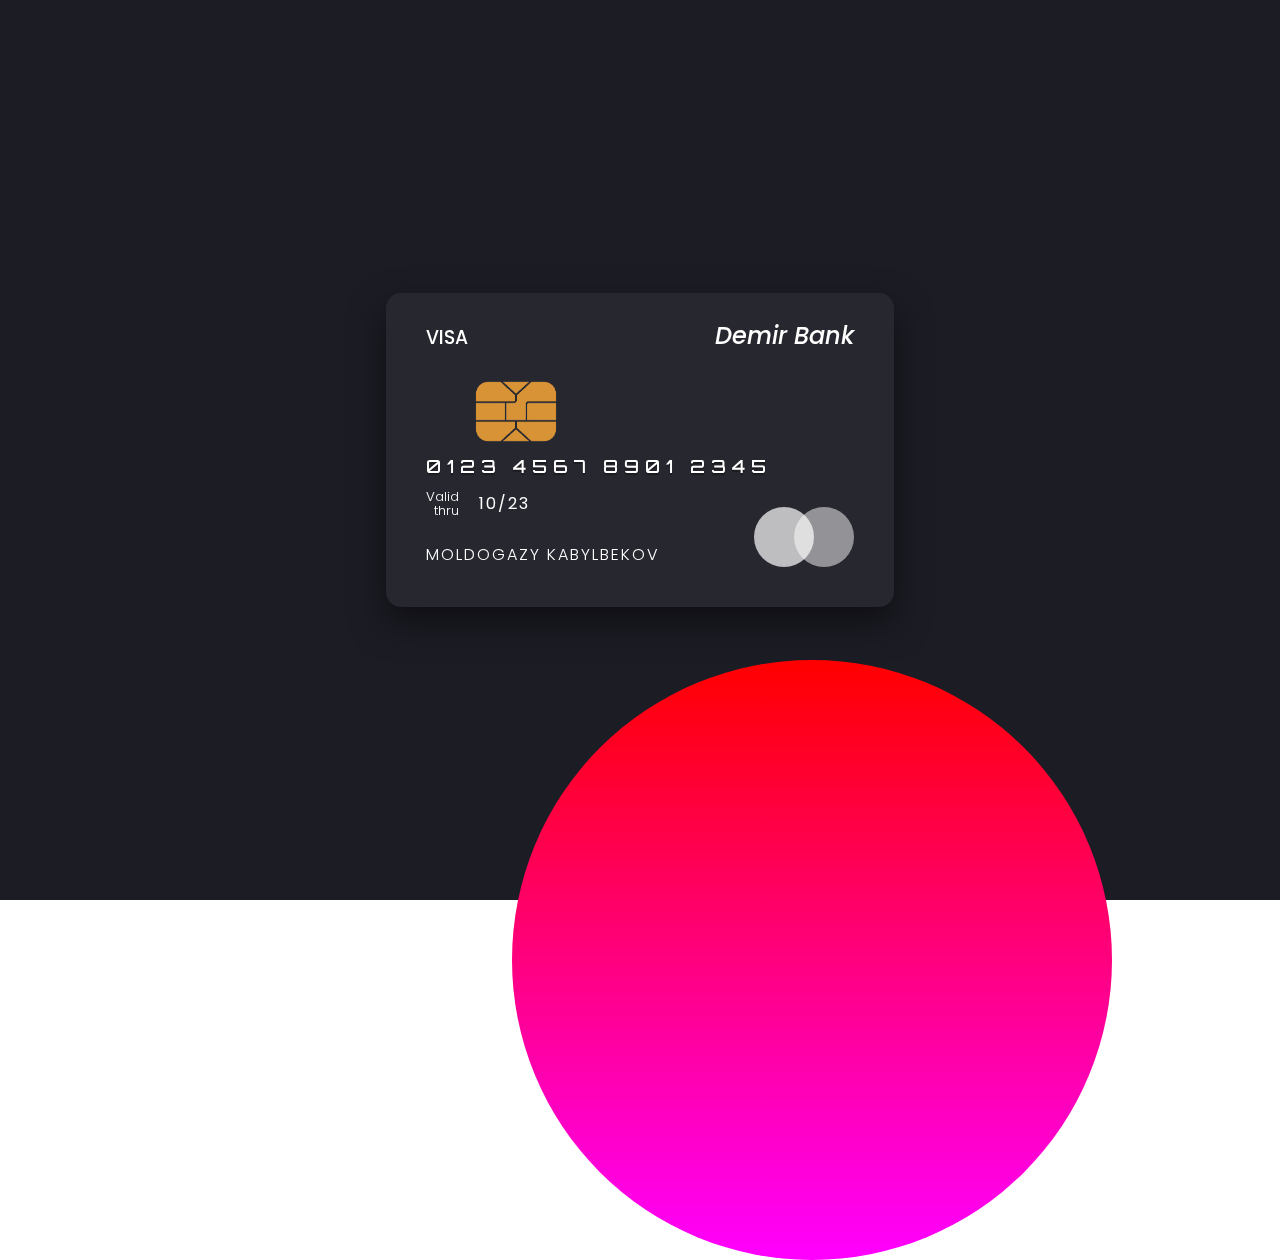
<file: 3D Flip Debit Card/index.html>
<!DOCTYPE html>
<html lang="en">

<head>
  <meta charset="UTF-8" />
  <meta http-equiv="X-UA-Compatible" content="IE=edge" />
  <meta name="viewport" content="width=device-width, initial-scale=1.0" />
  <link rel="stylesheet" href="style.css" />
  <title>3D Flip Debit Card</title>
</head>

<body>
  <section>
    <div class="card">
      <div class="face font">
        <h3 class="debit">VISA</h3>
        <h3 class="bank">Demir Bank</h3>
        <img src="./images/chip.png" alt="chip" class="chip" />
        <h3 class="number">0123 4567 8901 2345</h3>
        <h5 class="valid">
          <span>Valid <br />
            thru</span>
          <span>10/23</span>
        </h5>
        <h5 class="cardHolder">MOLDOGAZY KABYLBEKOV</h5>
      </div>
      <div class="face back">
        <div class="blackbar"></div>
        <div class="ccvtext">
          <h5>Autorized Signature-not valid unless signed</h5>
          <div class="whiteBar"></div>
          <div class="ccv">123</div>
        </div>
        <p class="text">
          Lorem ipsum dolor sit amet consectetur adipisicing elit. Sapiente,
          soluta? Excepturi quia optio cum, eaque repellendus nobis delectus
          voluptatum deleniti.Lorem ipsum dolor sit amet consectetur
          adipisicing elit. Sapiente, soluta? Excepturi quia optio cum, eaque
          repellendus nobis delectus voluptatum deleniti.Lorem ipsum dolor sit
          amet consectetur adipisicing elit. Sapiente, soluta? Excepturi quia
          optio cum, eaque repellendus nobis delectus voluptatum deleniti.
        </p>
      </div>
    </div>
  </section>
</body>

</html>
</file>
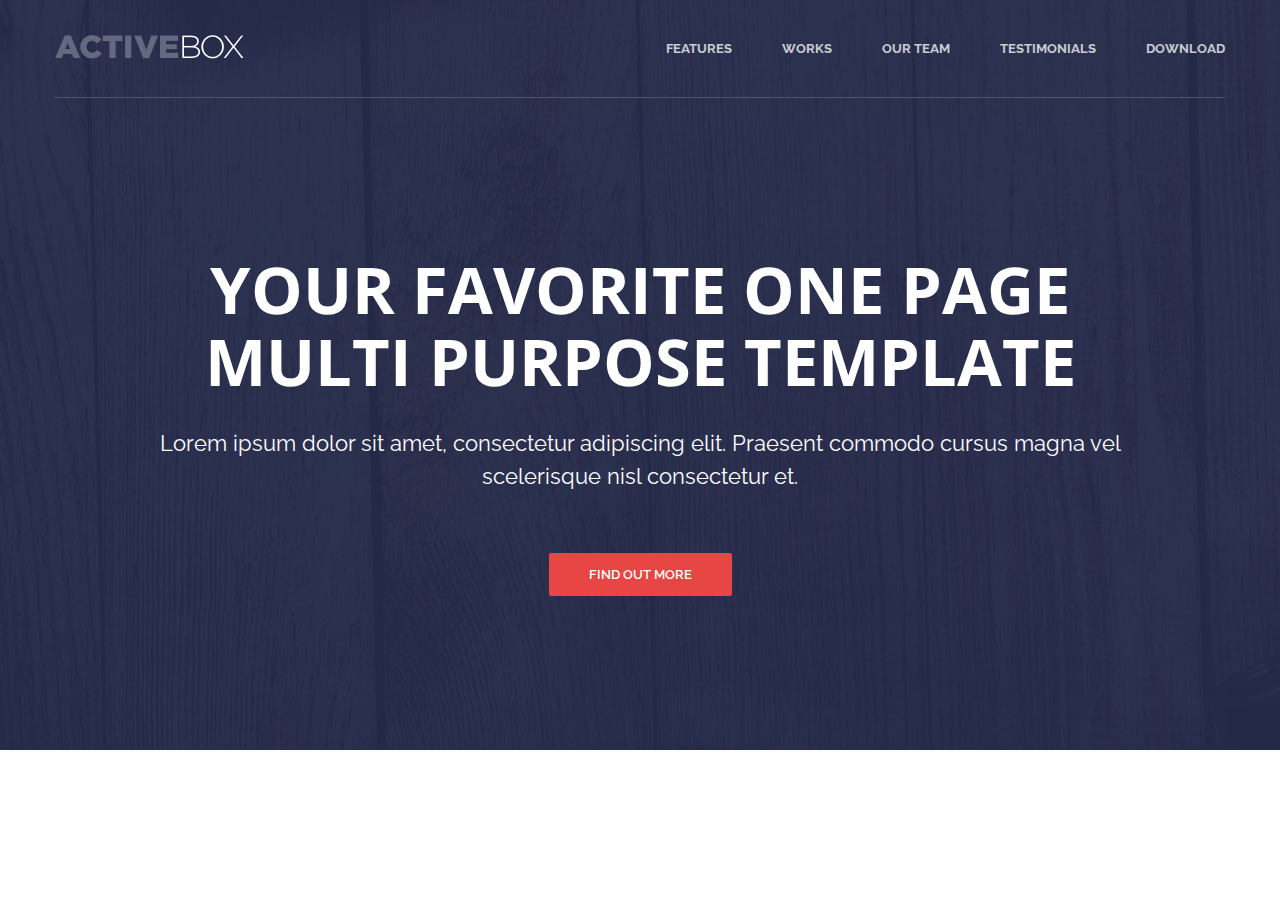
<file: activebox/index.html>
<!doctype html>
<html>
<head>
    <meta charset="utf-8">
    <link href="https://fonts.googleapis.com/css?family=Cardo:400i|Open+Sans:700|Raleway:400,600,700&display=swap" rel="stylesheet">
    <link rel="stylesheet" href="style.css">
    <title>ActiveBox</title>
</head>
<body>


<!-- Header -->
<header class="header">
    <div class="container">
        <div class="header__inner">
            <div class="header__logo">
                <img src="img/activebox-logo.png" alt="">
            </div>

            <nav class="nav">
                <a class="nav__link" href="#">Features</a>
                <a class="nav__link" href="#">Works</a>
                <a class="nav__link" href="#">Our Team</a>
                <a class="nav__link" href="#">Testimonials</a>
                <a class="nav__link" href="#">Download</a>
            </nav>
        </div>
    </div>
</header>


<!-- Intro -->
<div class="intro">
    <div class="container">
        <div class="intro__inner">
            <h1 class="intro__title">Your Favorite One Page Multi Purpose Template</h1>
            <h2 class="intro__subtitle">Lorem ipsum dolor sit amet, consectetur adipiscing elit. Praesent commodo cursus magna vel scelerisque nisl consectetur et.</h2>
            <a class="btn  btn--red" href="#">Find Out More</a>
        </div>
    </div>
</div>


</body>
</html>
</file>
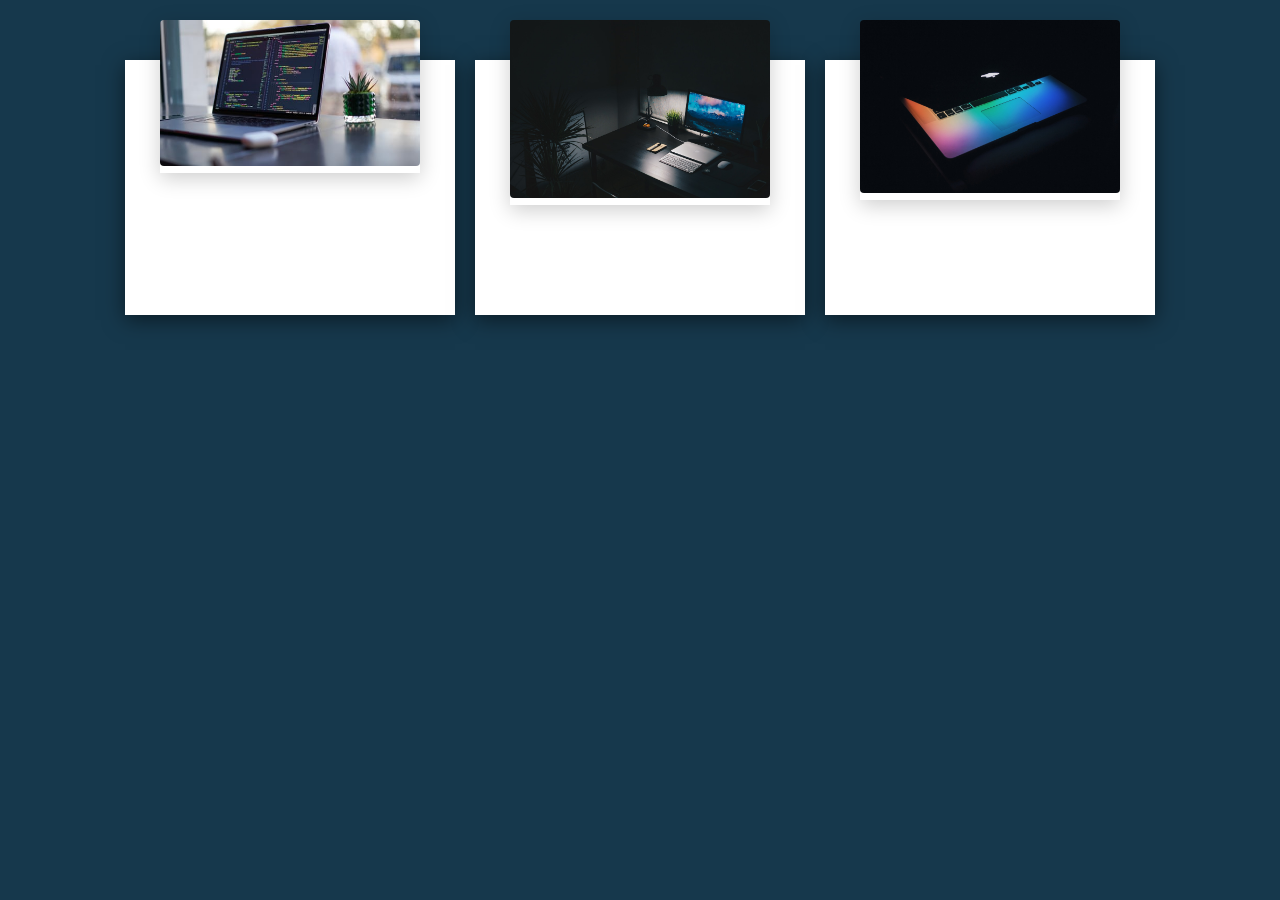
<file: Card Hover Effects/index.html>
<!DOCTYPE html>
<html lang="en">
<head>
	<meta charset="UTF-8">
	<meta http-equiv="X-UA-Compatible" content="IE=edge">
	<meta name="viewport" content="width=device-width, initial-scale=1.0">
	<link rel="stylesheet" href="style.css">
	<title>Card Hover Effects</title>
</head>
<body>
	<div class="container">
		<div class="card">
			<div class="imgBx">
				<img src="img/img1.jfif" alt="img1">
			</div>
			<div class="content">
				<h2>Card One</h2>
				<p>
					Lorem ipsum dolor, sit amet consectetur adipisicing elit. Officiis ut eos fugiat, suscipit ex consectetur quas? Quidem, odio voluptates ut in inventore accusamus cupiditate libero itaque fugiat sequi earum reprehenderit.
				</p>
			</div>
		</div>
		<div class="card">
			<div class="imgBx">
				<img src="img/img2.jfif" alt="img1">
			</div>
			<div class="content">
				<h2>Card Two</h2>
				<p>
					Lorem ipsum dolor, sit amet consectetur adipisicing elit. Officiis ut eos fugiat, suscipit ex consectetur quas? Quidem, odio voluptates ut in inventore accusamus cupiditate libero itaque fugiat sequi earum reprehenderit.
				</p>
			</div>
		</div>
		<div class="card">
			<div class="imgBx">
				<img src="img/img3.jfif" alt="img1">
			</div>
			<div class="content">
				<h2>Card Three</h2>
				<p>
					Lorem ipsum dolor, sit amet consectetur adipisicing elit. Officiis ut eos fugiat, suscipit ex consectetur quas? Quidem, odio voluptates ut in inventore accusamus cupiditate libero itaque fugiat sequi earum reprehenderit.
				</p>
			</div>
		</div>
	</div>
</body>
</html>
</file>
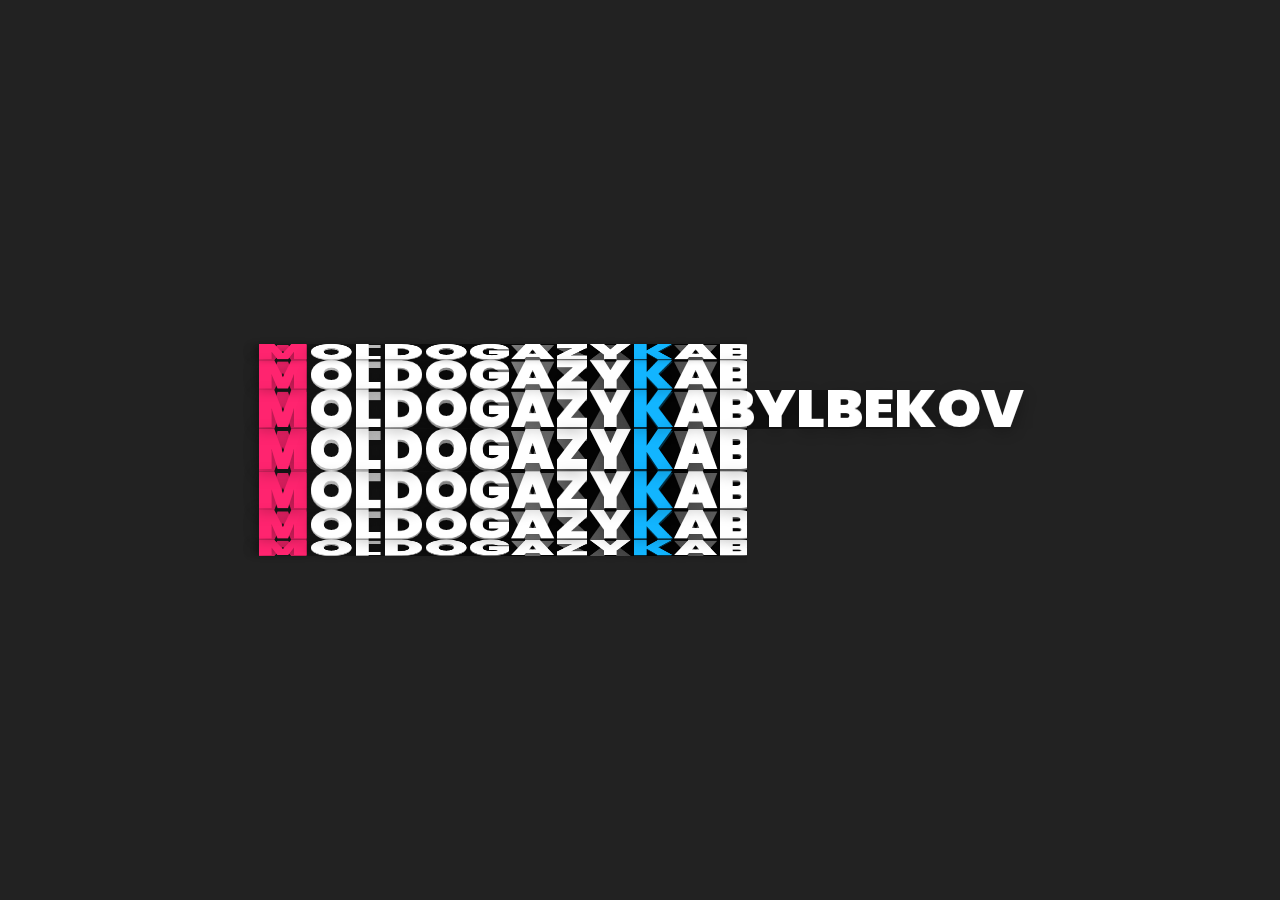
<file: CSS 3D Text Animation Effects/index.html>
<!DOCTYPE html>
<html lang="en">
  <head>
    <meta charset="UTF-8" />
    <meta http-equiv="X-UA-Compatible" content="IE=edge" />
    <meta name="viewport" content="width=device-width, initial-scale=1.0" />
    <link
      rel="shortcut icon"
      href="https://www.nasa.gov/sites/all/themes/custom/nasatwo/images/nasa-logo.svg"
    />
    <link rel="stylesheet" href="style.css" />
    <title>CSS 3D Text Animation Effects</title>
  </head>
  <body>
    <div class="container">
      <div class="box">
        <span style="--i: 1"><i>m</i>oldogazy<i>k</i>abylbekov</span>
        <span style="--i: 2"><i>m</i>oldogazy<i>k</i>abylbekov</span>
        <span style="--i: 3"><i>m</i>oldogazy<i>k</i>abylbekov</span>
        <span style="--i: 4"><i>m</i>oldogazy<i>k</i>abylbekov</span>
        <span style="--i: 5"><i>m</i>oldogazy<i>k</i>abylbekov</span>
        <span style="--i: 6"><i>m</i>oldogazy<i>k</i>abylbekov</span>
        <span style="--i: 7"><i>m</i>oldogazy<i>k</i>abylbekov</span>
        <span style="--i: 8"><i>m</i>oldogazy<i>k</i>abylbekov</span>
        <span style="--i: 9"><i>m</i>oldogazy<i>k</i>abylbekov</span>
        <span style="--i: 10"><i>m</i>oldogazy<i>k</i>abylbekov</span>
        <span style="--i: 11"><i>m</i>oldogazy<i>k</i>abylbekov</span>
        <span style="--i: 12"><i>m</i>oldogazy<i>k</i>abylbekov</span>
        <span style="--i: 13"><i>m</i>oldogazy<i>k</i>abylbekov</span>
        <span style="--i: 14"><i>m</i>oldogazy<i>k</i>abylbekov</span>
        <span style="--i: 15"><i>m</i>oldogazy<i>k</i>abylbekov</span>
        <span style="--i: 16"><i>m</i>oldogazy<i>k</i>abylbekov</span>
      </div>
      <!-- 360/16=22.5deg -->
    </div>
  </body>
</html>
</file>
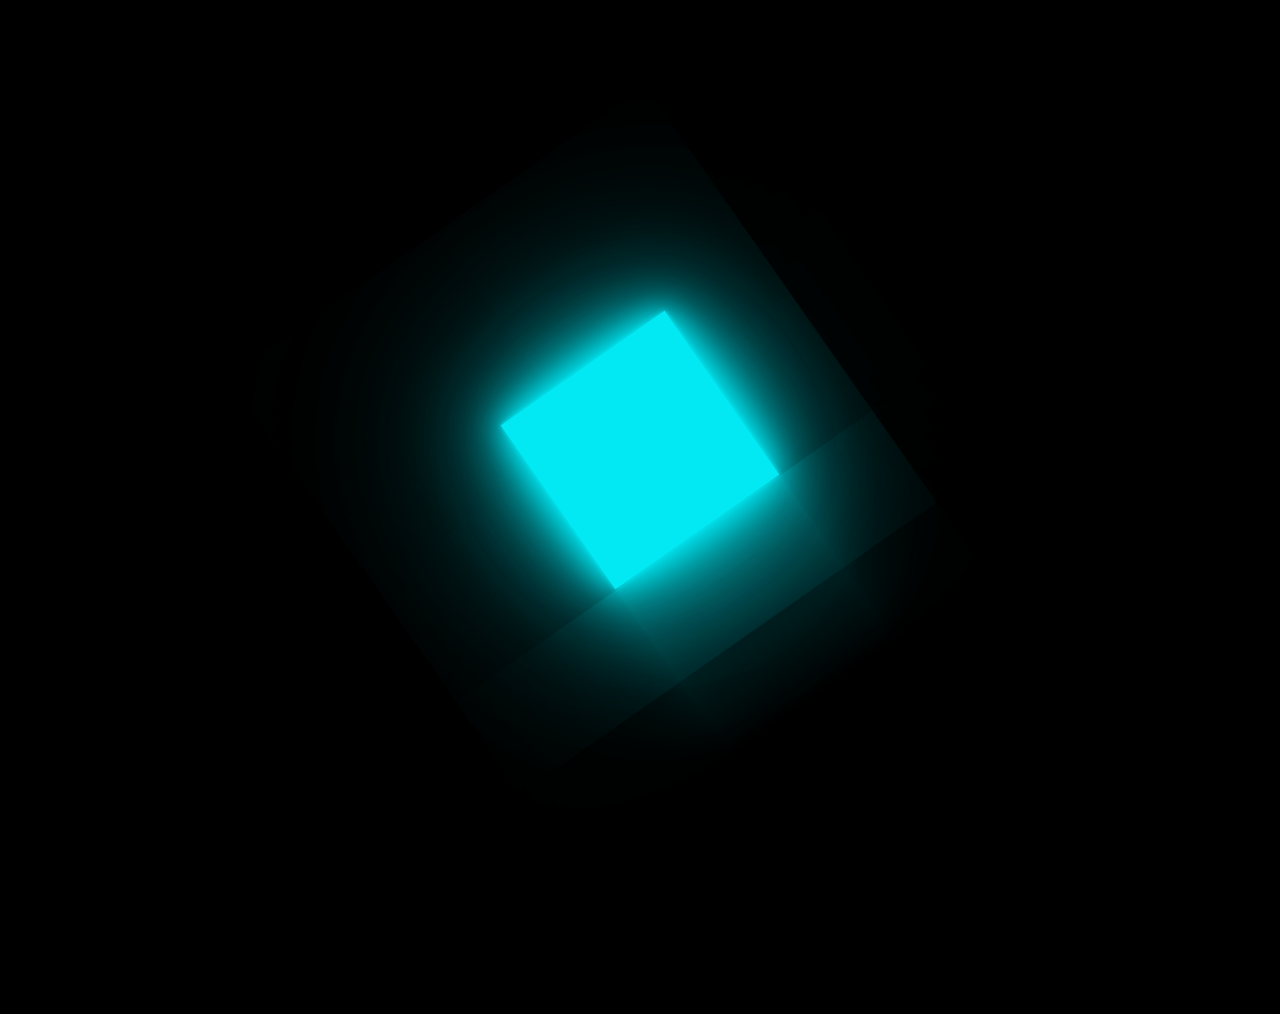
<file: CSS-A_Surface/index.html>
<!DOCTYPE html>
<html lang="en">
  <head>
    <meta charset="UTF-8" />
    <meta http-equiv="X-UA-Compatible" content="IE=edge" />
    <meta name="viewport" content="width=device-width, initial-scale=1.0" />
    <link
      rel="shortcut icon"
      href="https://www.nasa.gov/sites/all/themes/custom/nasatwo/images/nasa-logo.svg"
    />
    <link rel="stylesheet" href="style.css" />
    <title>Animate Surface</title>
  </head>
  <body>
    <div class="container">
      <div class="box">
        <div class="cube"></div>
      </div>
    </div>
  </body>
</html>
</file>
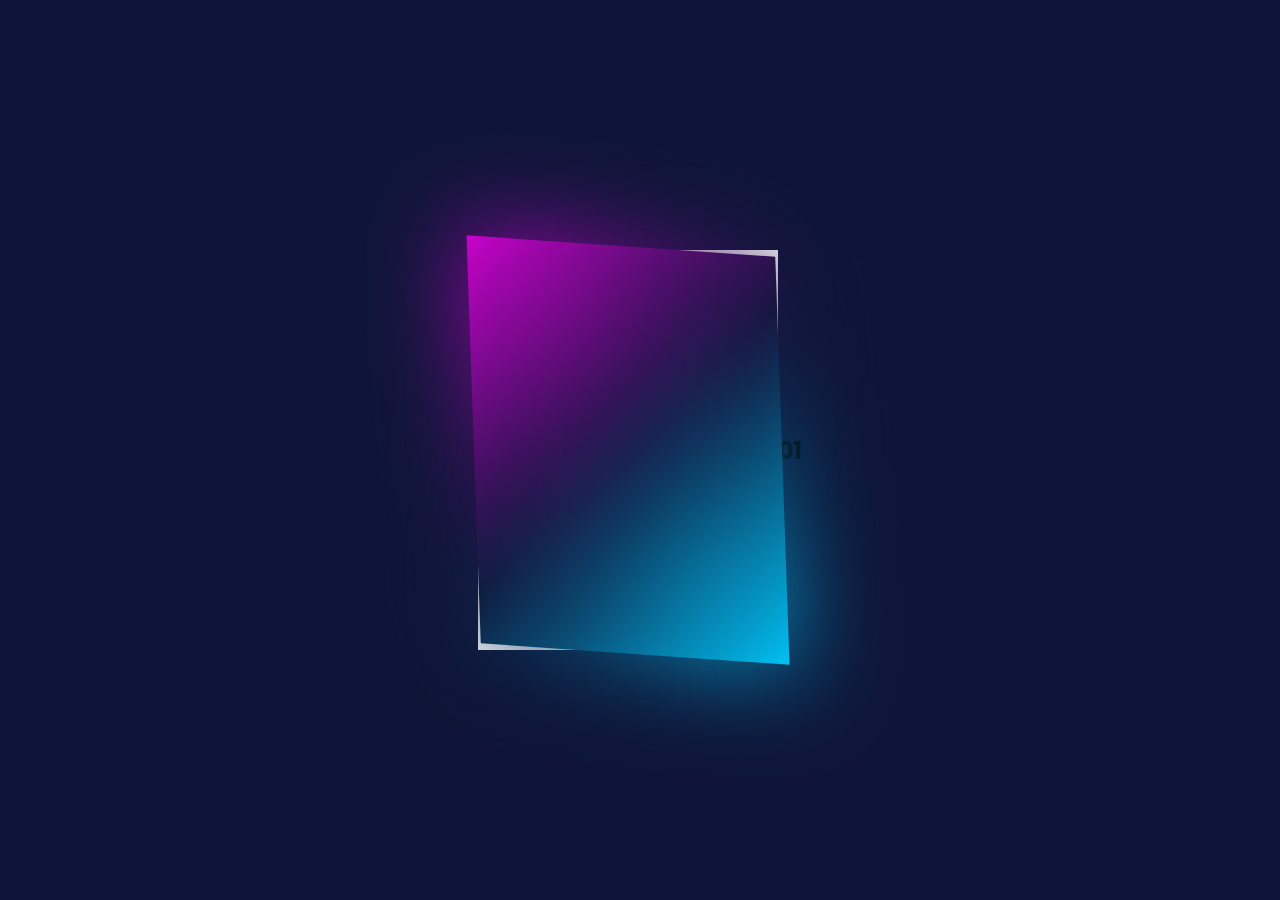
<file: Quick CSS Tricks/index.html>
<!DOCTYPE html>
<html lang="en">
  <head>
    <meta charset="UTF-8" />
    <meta http-equiv="X-UA-Compatible" content="IE=edge" />
    <meta name="viewport" content="width=device-width, initial-scale=1.0" />
    <link rel="stylesheet" href="style.css" />
    <title>Quick CSS Tricks</title>
  </head>
  <body>
    <div class="box"></div>
    <h2>01</h2f>
  </body>
</html>
</file>
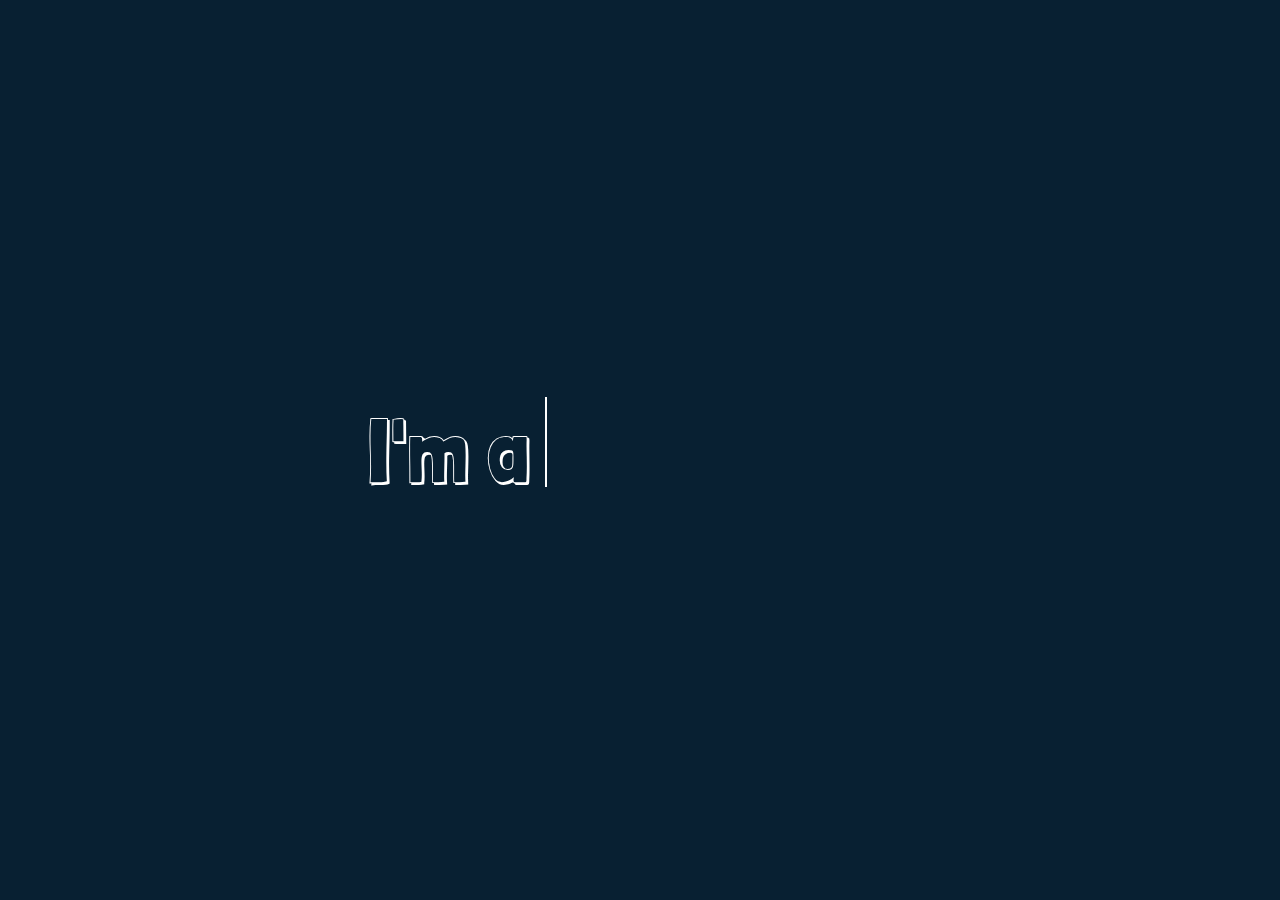
<file: typing__TEXT/index.html>
<!DOCTYPE html>
<html lang="en">
<head>
	<meta charset="UTF-8">
	<meta http-equiv="X-UA-Compatible" content="IE=edge">
	<meta name="viewport" content="width=device-width, initial-scale=1.0">
	<title>Typing</title>
	<link rel="stylesheet" href="style.css">
</head>
<body>
	<div class="wrapper">
		<div class="static-txt">I'm a</div>
		<ul class="dynamic-txts">
			<li><span>Student</span></li>
			<li><span>Developer</span></li>
			<li><span>Engineer</span></li>
			<li><span>Freelancer</span></li>
		</ul>
	</div>
</body>
</html>
</file>
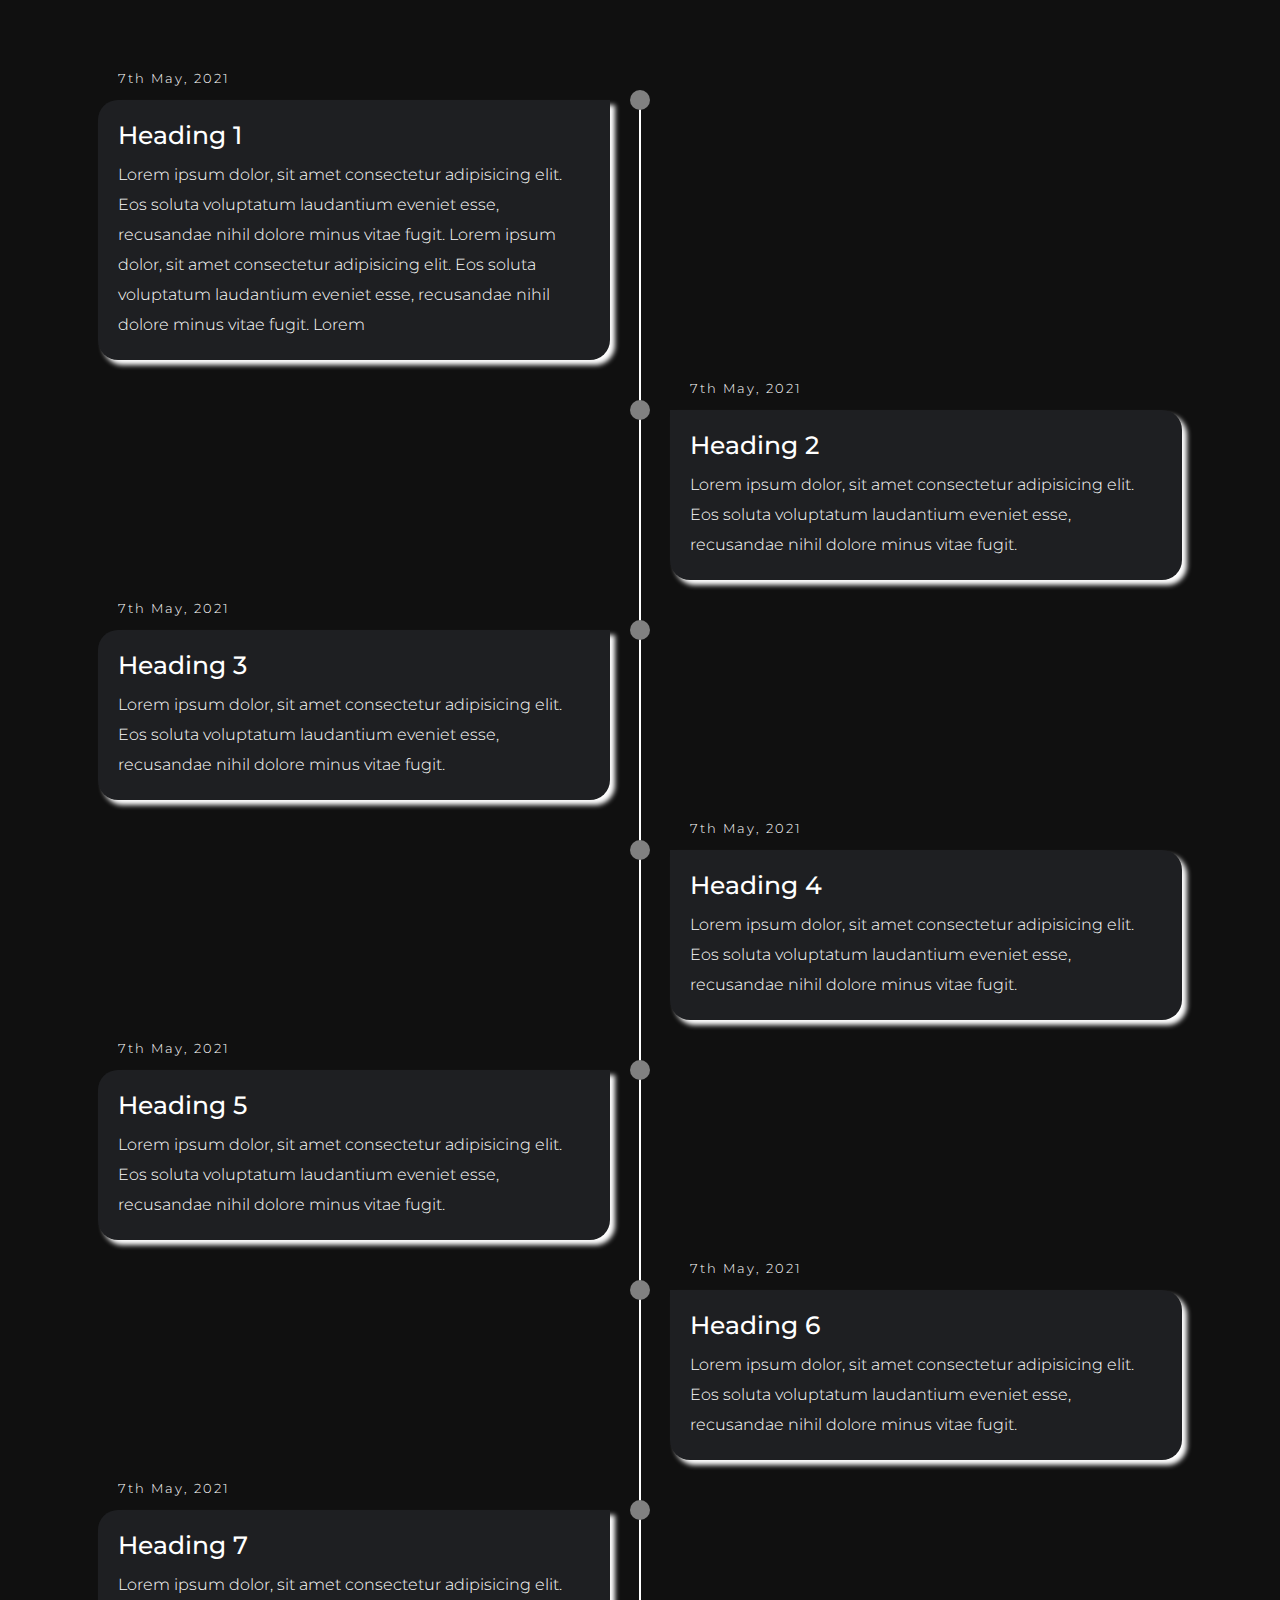
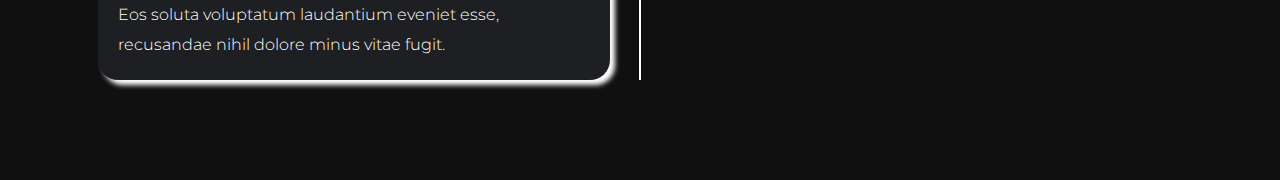
<file: Vertical_Timeline/index.html>
<!DOCTYPE html>
<html lang="en">
  <head>
    <meta charset="UTF-8" />
    <meta http-equiv="X-UA-Compatible" content="IE=edge" />
    <meta name="viewport" content="width=device-width, initial-scale=1.0" />
    <link rel="stylesheet" href="style.css" />
    <title>VerticalTimeLine</title>
  </head>
  <body>
    <div class="container">
      <div class="timeline">
        <ul>
          <li>
            <div class="timeline-content">
              <h2 class="date">7th May, 2021</h2>
              <h1>Heading 1</h1>
              <p>
                Lorem ipsum dolor, sit amet consectetur adipisicing elit. Eos
                soluta voluptatum laudantium eveniet esse, recusandae nihil
                dolore minus vitae fugit. Lorem ipsum dolor, sit amet
                consectetur adipisicing elit. Eos soluta voluptatum laudantium
                eveniet esse, recusandae nihil dolore minus vitae fugit. Lorem
              </p>
            </div>
          </li>
          <li>
            <div class="timeline-content">
              <h2 class="date">7th May, 2021</h2>
              <h1>Heading 2</h1>
              <p>
                Lorem ipsum dolor, sit amet consectetur adipisicing elit. Eos
                soluta voluptatum laudantium eveniet esse, recusandae nihil
                dolore minus vitae fugit.
              </p>
            </div>
          </li>
          <li>
            <div class="timeline-content">
              <h2 class="date">7th May, 2021</h2>
              <h1>Heading 3</h1>
              <p>
                Lorem ipsum dolor, sit amet consectetur adipisicing elit. Eos
                soluta voluptatum laudantium eveniet esse, recusandae nihil
                dolore minus vitae fugit.
              </p>
            </div>
          </li>
          <li>
            <div class="timeline-content">
              <h2 class="date">7th May, 2021</h2>
              <h1>Heading 4</h1>
              <p>
                Lorem ipsum dolor, sit amet consectetur adipisicing elit. Eos
                soluta voluptatum laudantium eveniet esse, recusandae nihil
                dolore minus vitae fugit.
              </p>
            </div>
          </li>
          <li>
            <div class="timeline-content">
              <h2 class="date">7th May, 2021</h2>
              <h1>Heading 5</h1>
              <p>
                Lorem ipsum dolor, sit amet consectetur adipisicing elit. Eos
                soluta voluptatum laudantium eveniet esse, recusandae nihil
                dolore minus vitae fugit.
              </p>
            </div>
          </li>
          <li>
            <div class="timeline-content">
              <h2 class="date">7th May, 2021</h2>
              <h1>Heading 6</h1>
              <p>
                Lorem ipsum dolor, sit amet consectetur adipisicing elit. Eos
                soluta voluptatum laudantium eveniet esse, recusandae nihil
                dolore minus vitae fugit.
              </p>
            </div>
          </li>
          <li>
            <div class="timeline-content">
              <h2 class="date">7th May, 2021</h2>
              <h1>Heading 7</h1>
              <p>
                Lorem ipsum dolor, sit amet consectetur adipisicing elit. Eos
                soluta voluptatum laudantium eveniet esse, recusandae nihil
                dolore minus vitae fugit.
              </p>
            </div>
          </li>
        </ul>
      </div>
    </div>
  </body>
</html>
</file>
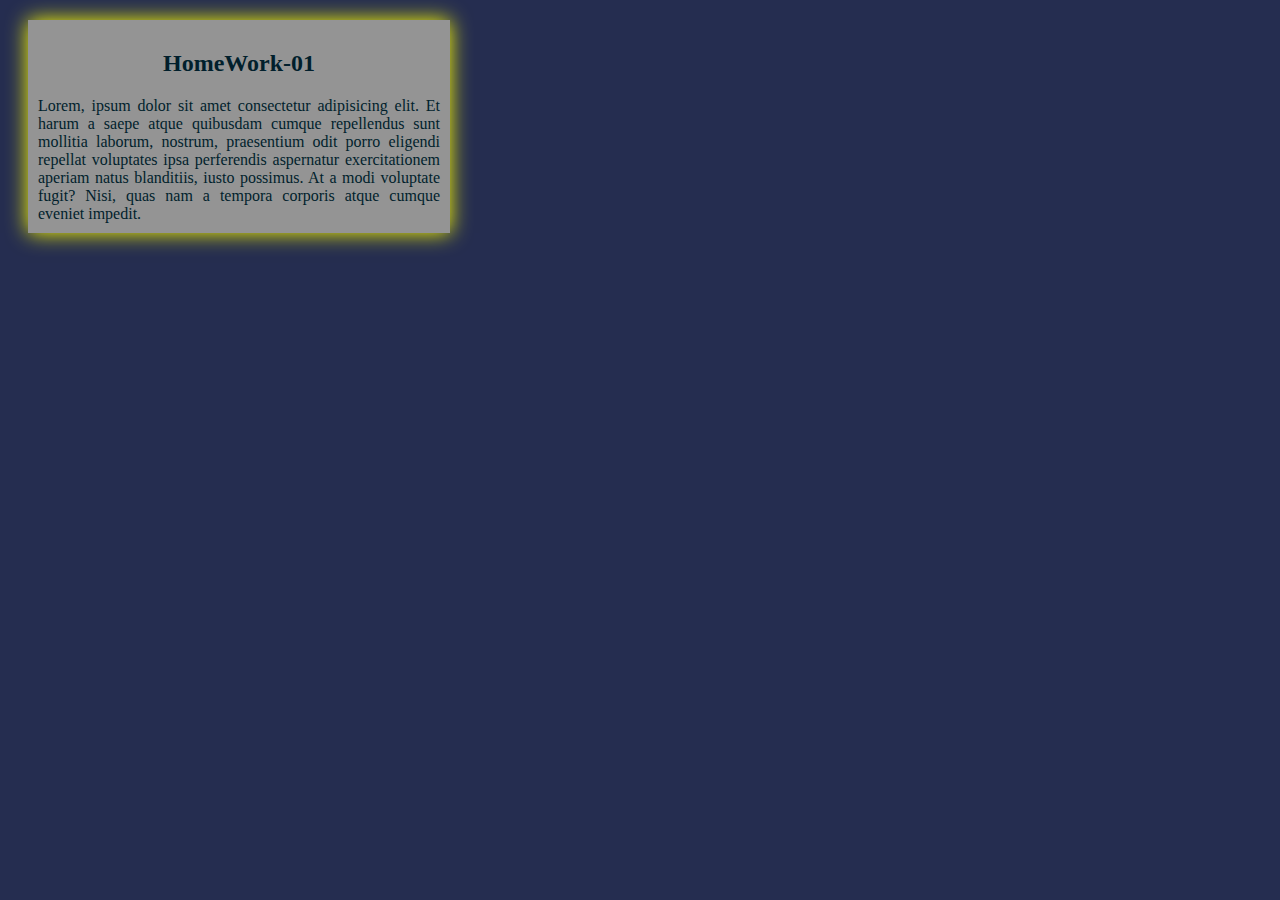
<file: CSS-feature/CSS-A-01/index.html>
<!DOCTYPE html>
<html lang="en">

<head>
  <meta charset="UTF-8" />
  <meta http-equiv="X-UA-Compatible" content="IE=edge" />
  <meta name="viewport" content="width=device-width, initial-scale=1.0" />
  <link rel="stylesheet" href="style.css" />
  <title>CSS-F-01</title>
</head>

<body>
  <div>
    <h2>HomeWork-01</h2>
    Lorem, ipsum dolor sit amet consectetur adipisicing elit. Et harum a saepe
    atque quibusdam cumque repellendus sunt mollitia laborum, nostrum,
    praesentium odit porro eligendi repellat voluptates ipsa perferendis
    aspernatur exercitationem aperiam natus blanditiis, iusto possimus. At a
    modi voluptate fugit? Nisi, quas nam a tempora corporis atque cumque
    eveniet impedit.
  </div>
</body>

</html>
</file>
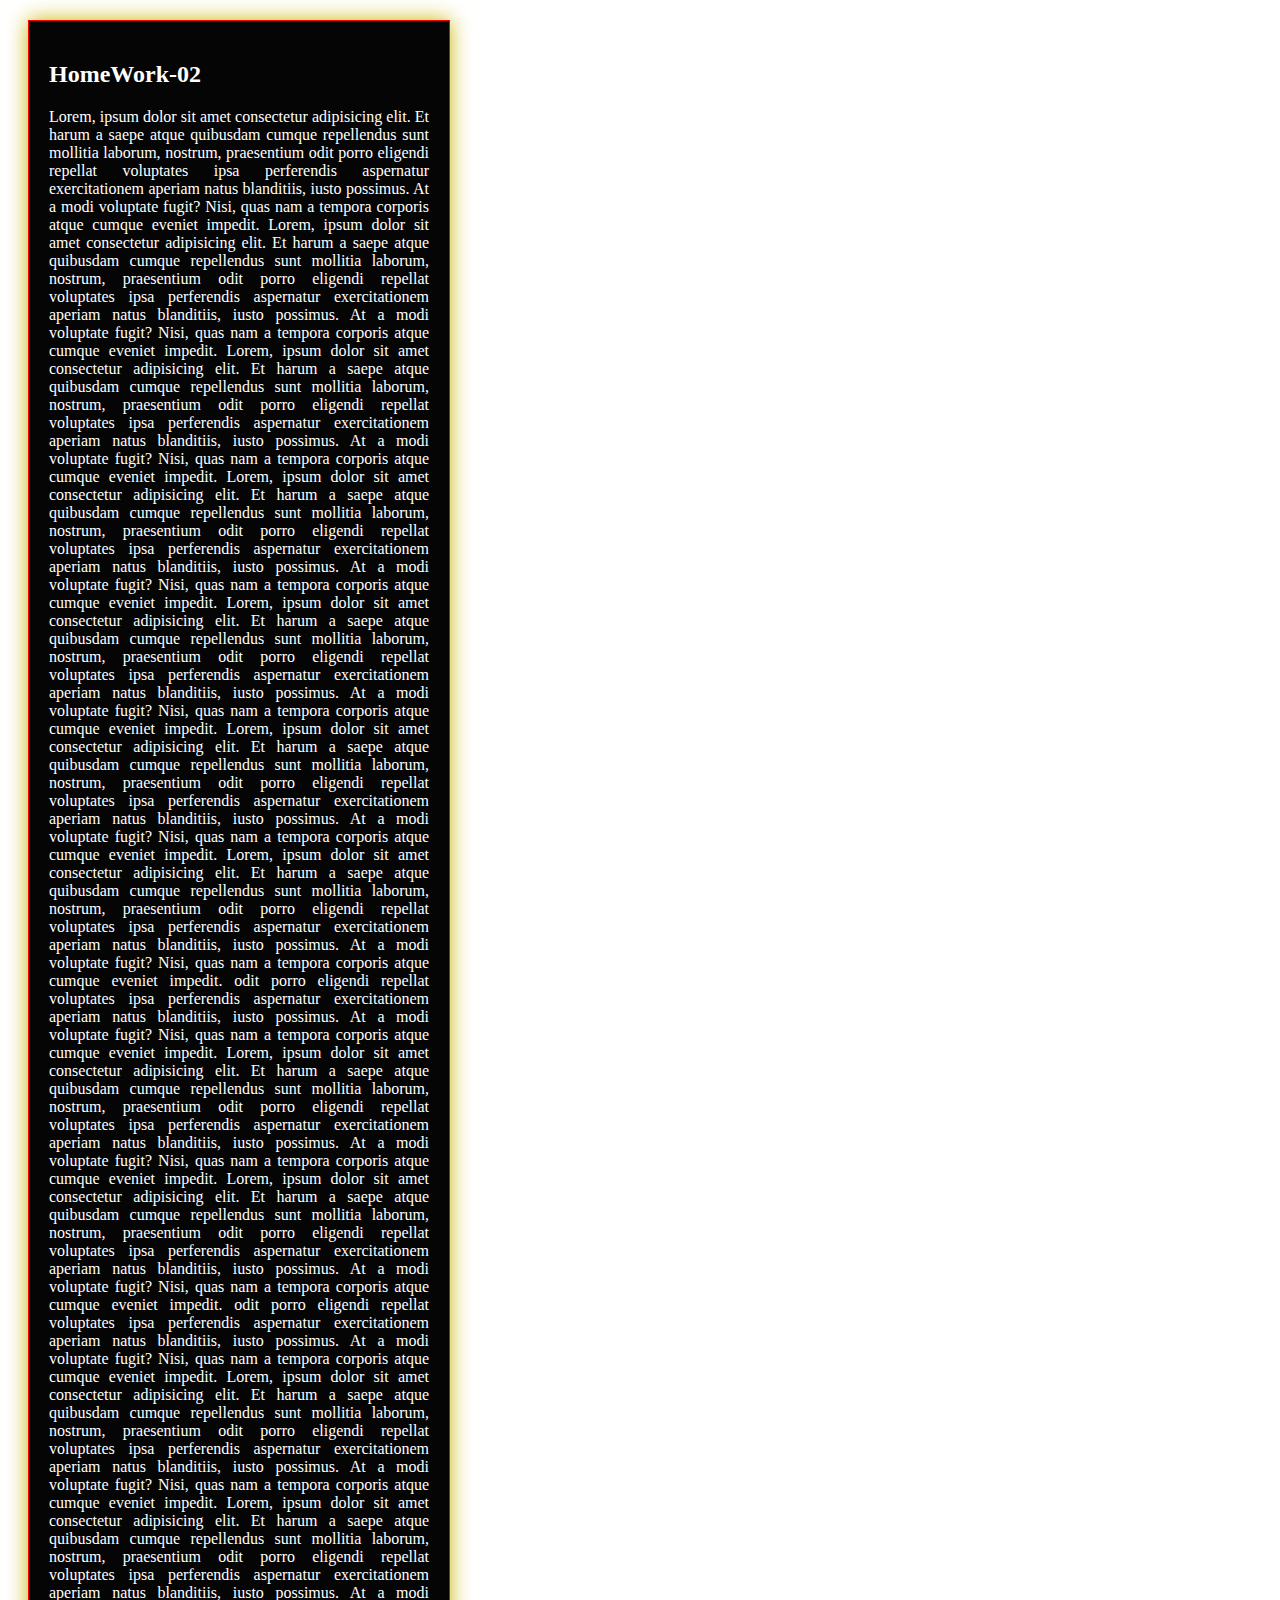
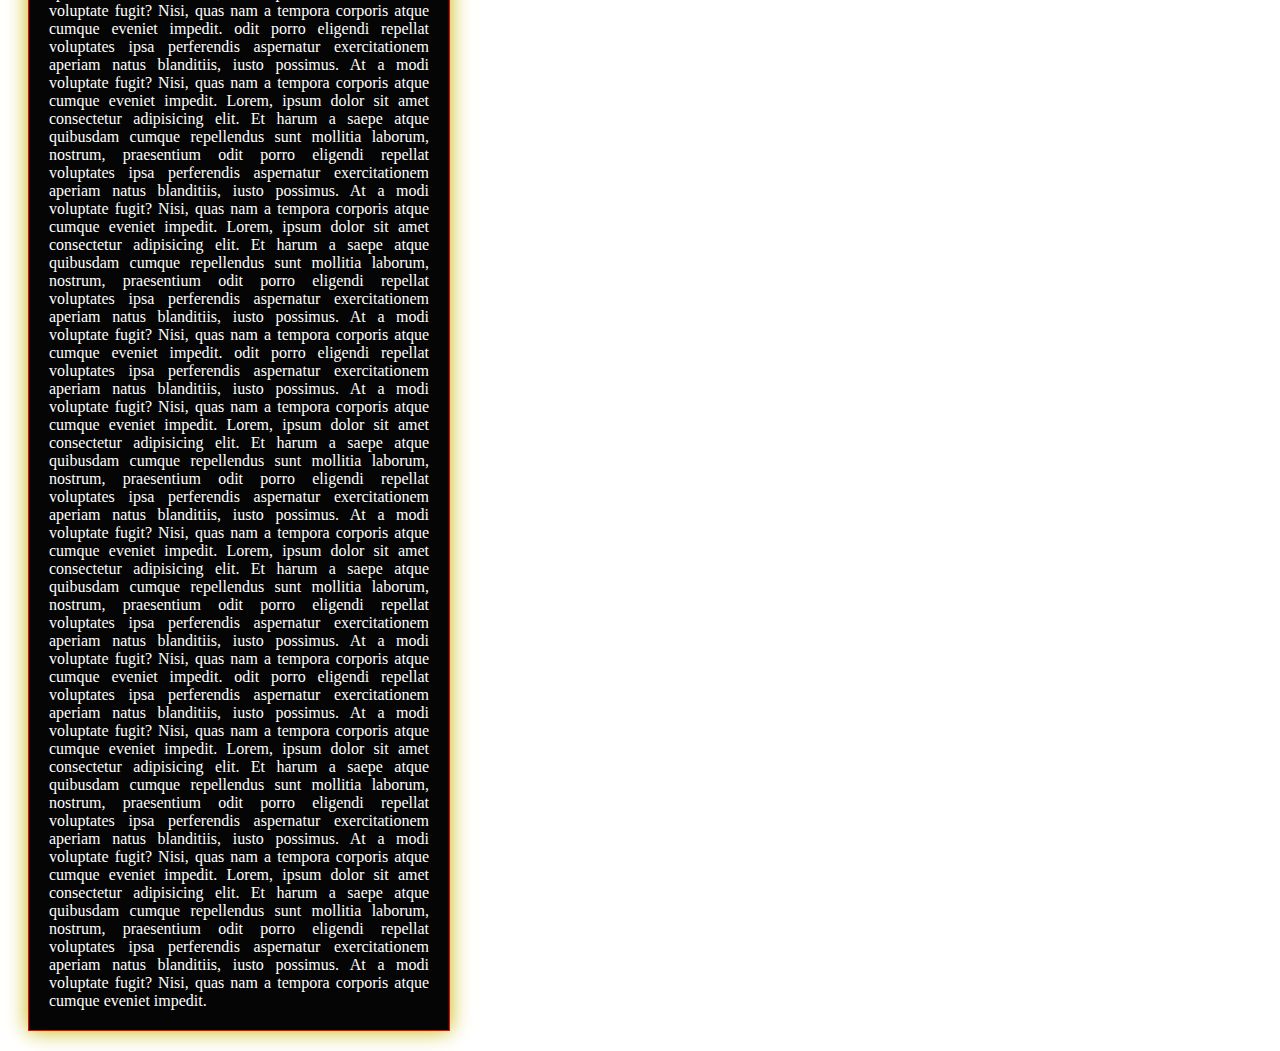
<file: CSS-feature/CSS-A-02/index.html>
<!DOCTYPE html>
<html lang="en">
<head>
	<meta charset="UTF-8">
	<meta http-equiv="X-UA-Compatible" content="IE=edge">
	<meta name="viewport" content="width=device-width, initial-scale=1.0">
	<link rel="shortcut icon" href="https://www.nasa.gov/sites/all/themes/custom/nasatwo/images/nasa-logo.svg">
	<link rel="stylesheet" href="style.css">
	<title>CSS-F-02</title>
</head>
<body>
	<div>
		<h2>HomeWork-02</h2>
		Lorem, ipsum dolor sit amet consectetur adipisicing elit. Et harum a saepe
		atque quibusdam cumque repellendus sunt mollitia laborum, nostrum,
		praesentium odit porro eligendi repellat voluptates ipsa perferendis
		aspernatur exercitationem aperiam natus blanditiis, iusto possimus. At a
		modi voluptate fugit? Nisi, quas nam a tempora corporis atque cumque
		eveniet impedit. Lorem, ipsum dolor sit amet consectetur adipisicing elit.
		Et harum a saepe atque quibusdam cumque repellendus sunt mollitia laborum,
		nostrum, praesentium odit porro eligendi repellat voluptates ipsa
		perferendis aspernatur exercitationem aperiam natus blanditiis, iusto
		possimus. At a modi voluptate fugit? Nisi, quas nam a tempora corporis
		atque cumque eveniet impedit. Lorem, ipsum dolor sit amet consectetur
		adipisicing elit. Et harum a saepe atque quibusdam cumque repellendus sunt
		mollitia laborum, nostrum, praesentium odit porro eligendi repellat
		voluptates ipsa perferendis aspernatur exercitationem aperiam natus
		blanditiis, iusto possimus. At a modi voluptate fugit? Nisi, quas nam a
		tempora corporis atque cumque eveniet impedit. Lorem, ipsum dolor sit amet
		consectetur adipisicing elit. Et harum a saepe atque quibusdam cumque
		repellendus sunt mollitia laborum, nostrum, praesentium odit porro
		eligendi repellat voluptates ipsa perferendis aspernatur exercitationem
		aperiam natus blanditiis, iusto possimus. At a modi voluptate fugit? Nisi,
		quas nam a tempora corporis atque cumque eveniet impedit. Lorem, ipsum
		dolor sit amet consectetur adipisicing elit. Et harum a saepe atque
		quibusdam cumque repellendus sunt mollitia laborum, nostrum, praesentium
		odit porro eligendi repellat voluptates ipsa perferendis aspernatur
		exercitationem aperiam natus blanditiis, iusto possimus. At a modi
		voluptate fugit? Nisi, quas nam a tempora corporis atque cumque eveniet
		impedit. Lorem, ipsum dolor sit amet consectetur adipisicing elit. Et
		harum a saepe atque quibusdam cumque repellendus sunt mollitia laborum,
		nostrum, praesentium odit porro eligendi repellat voluptates ipsa
		perferendis aspernatur exercitationem aperiam natus blanditiis, iusto
		possimus. At a modi voluptate fugit? Nisi, quas nam a tempora corporis
		atque cumque eveniet impedit. Lorem, ipsum dolor sit amet consectetur
		adipisicing elit. Et harum a saepe atque quibusdam cumque repellendus sunt
		mollitia laborum, nostrum, praesentium odit porro eligendi repellat
		voluptates ipsa perferendis aspernatur exercitationem aperiam natus
		blanditiis, iusto possimus. At a modi voluptate fugit? Nisi, quas nam a
		tempora corporis atque cumque eveniet impedit.
		odit porro eligendi repellat voluptates ipsa perferendis aspernatur
		exercitationem aperiam natus blanditiis, iusto possimus. At a modi
		voluptate fugit? Nisi, quas nam a tempora corporis atque cumque eveniet
		impedit. Lorem, ipsum dolor sit amet consectetur adipisicing elit. Et
		harum a saepe atque quibusdam cumque repellendus sunt mollitia laborum,
		nostrum, praesentium odit porro eligendi repellat voluptates ipsa
		perferendis aspernatur exercitationem aperiam natus blanditiis, iusto
		possimus. At a modi voluptate fugit? Nisi, quas nam a tempora corporis
		atque cumque eveniet impedit. Lorem, ipsum dolor sit amet consectetur
		adipisicing elit. Et harum a saepe atque quibusdam cumque repellendus sunt
		mollitia laborum, nostrum, praesentium odit porro eligendi repellat
		voluptates ipsa perferendis aspernatur exercitationem aperiam natus
		blanditiis, iusto possimus. At a modi voluptate fugit? Nisi, quas nam a
		tempora corporis atque cumque eveniet impedit.
		odit porro eligendi repellat voluptates ipsa perferendis aspernatur
		exercitationem aperiam natus blanditiis, iusto possimus. At a modi
		voluptate fugit? Nisi, quas nam a tempora corporis atque cumque eveniet
		impedit. Lorem, ipsum dolor sit amet consectetur adipisicing elit. Et
		harum a saepe atque quibusdam cumque repellendus sunt mollitia laborum,
		nostrum, praesentium odit porro eligendi repellat voluptates ipsa
		perferendis aspernatur exercitationem aperiam natus blanditiis, iusto
		possimus. At a modi voluptate fugit? Nisi, quas nam a tempora corporis
		atque cumque eveniet impedit. Lorem, ipsum dolor sit amet consectetur
		adipisicing elit. Et harum a saepe atque quibusdam cumque repellendus sunt
		mollitia laborum, nostrum, praesentium odit porro eligendi repellat
		voluptates ipsa perferendis aspernatur exercitationem aperiam natus
		blanditiis, iusto possimus. At a modi voluptate fugit? Nisi, quas nam a
		tempora corporis atque cumque eveniet impedit.
		odit porro eligendi repellat voluptates ipsa perferendis aspernatur
		exercitationem aperiam natus blanditiis, iusto possimus. At a modi
		voluptate fugit? Nisi, quas nam a tempora corporis atque cumque eveniet
		impedit. Lorem, ipsum dolor sit amet consectetur adipisicing elit. Et
		harum a saepe atque quibusdam cumque repellendus sunt mollitia laborum,
		nostrum, praesentium odit porro eligendi repellat voluptates ipsa
		perferendis aspernatur exercitationem aperiam natus blanditiis, iusto
		possimus. At a modi voluptate fugit? Nisi, quas nam a tempora corporis
		atque cumque eveniet impedit. Lorem, ipsum dolor sit amet consectetur
		adipisicing elit. Et harum a saepe atque quibusdam cumque repellendus sunt
		mollitia laborum, nostrum, praesentium odit porro eligendi repellat
		voluptates ipsa perferendis aspernatur exercitationem aperiam natus
		blanditiis, iusto possimus. At a modi voluptate fugit? Nisi, quas nam a
		tempora corporis atque cumque eveniet impedit.
		odit porro eligendi repellat voluptates ipsa perferendis aspernatur
		exercitationem aperiam natus blanditiis, iusto possimus. At a modi
		voluptate fugit? Nisi, quas nam a tempora corporis atque cumque eveniet
		impedit. Lorem, ipsum dolor sit amet consectetur adipisicing elit. Et
		harum a saepe atque quibusdam cumque repellendus sunt mollitia laborum,
		nostrum, praesentium odit porro eligendi repellat voluptates ipsa
		perferendis aspernatur exercitationem aperiam natus blanditiis, iusto
		possimus. At a modi voluptate fugit? Nisi, quas nam a tempora corporis
		atque cumque eveniet impedit. Lorem, ipsum dolor sit amet consectetur
		adipisicing elit. Et harum a saepe atque quibusdam cumque repellendus sunt
		mollitia laborum, nostrum, praesentium odit porro eligendi repellat
		voluptates ipsa perferendis aspernatur exercitationem aperiam natus
		blanditiis, iusto possimus. At a modi voluptate fugit? Nisi, quas nam a
		tempora corporis atque cumque eveniet impedit.
		odit porro eligendi repellat voluptates ipsa perferendis aspernatur
		exercitationem aperiam natus blanditiis, iusto possimus. At a modi
		voluptate fugit? Nisi, quas nam a tempora corporis atque cumque eveniet
		impedit. Lorem, ipsum dolor sit amet consectetur adipisicing elit. Et
		harum a saepe atque quibusdam cumque repellendus sunt mollitia laborum,
		nostrum, praesentium odit porro eligendi repellat voluptates ipsa
		perferendis aspernatur exercitationem aperiam natus blanditiis, iusto
		possimus. At a modi voluptate fugit? Nisi, quas nam a tempora corporis
		atque cumque eveniet impedit. Lorem, ipsum dolor sit amet consectetur
		adipisicing elit. Et harum a saepe atque quibusdam cumque repellendus sunt
		mollitia laborum, nostrum, praesentium odit porro eligendi repellat
		voluptates ipsa perferendis aspernatur exercitationem aperiam natus
		blanditiis, iusto possimus. At a modi voluptate fugit? Nisi, quas nam a
		tempora corporis atque cumque eveniet impedit.
	   </div>
</body>
</html>
</file>
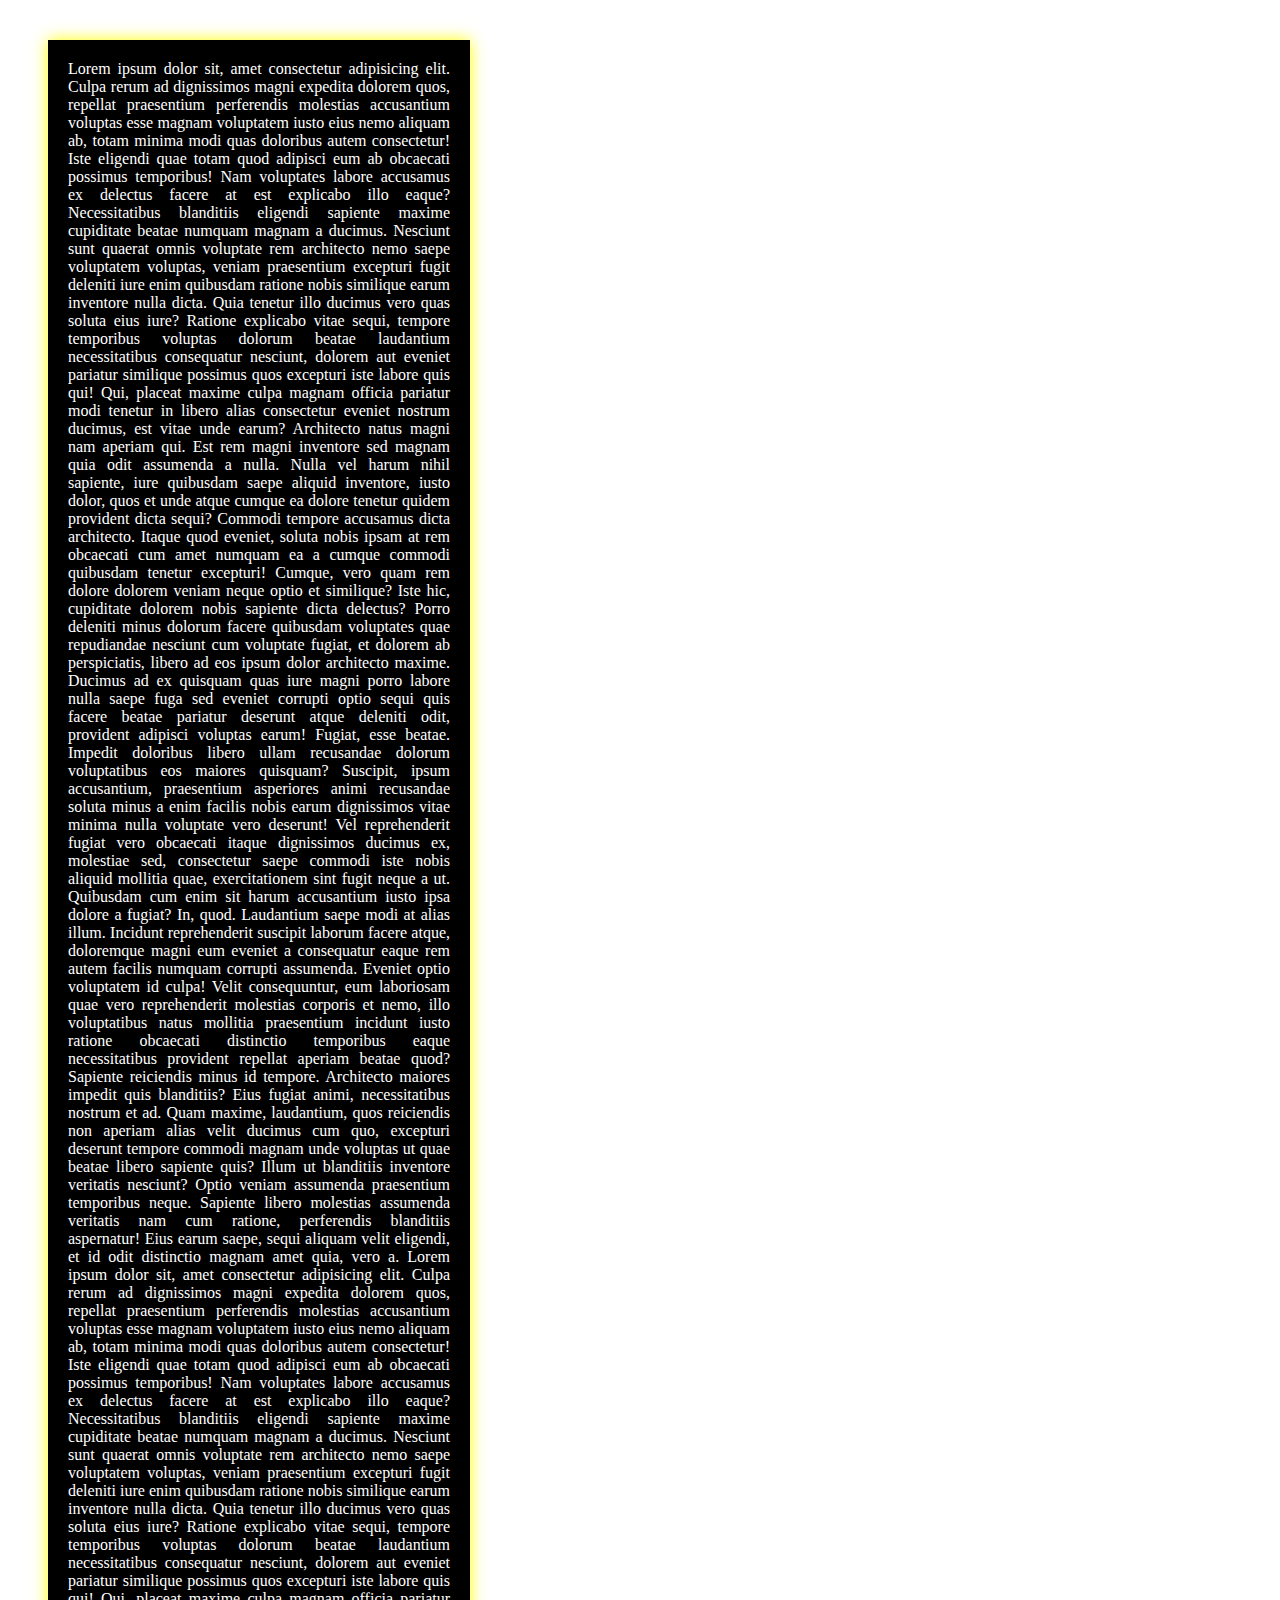
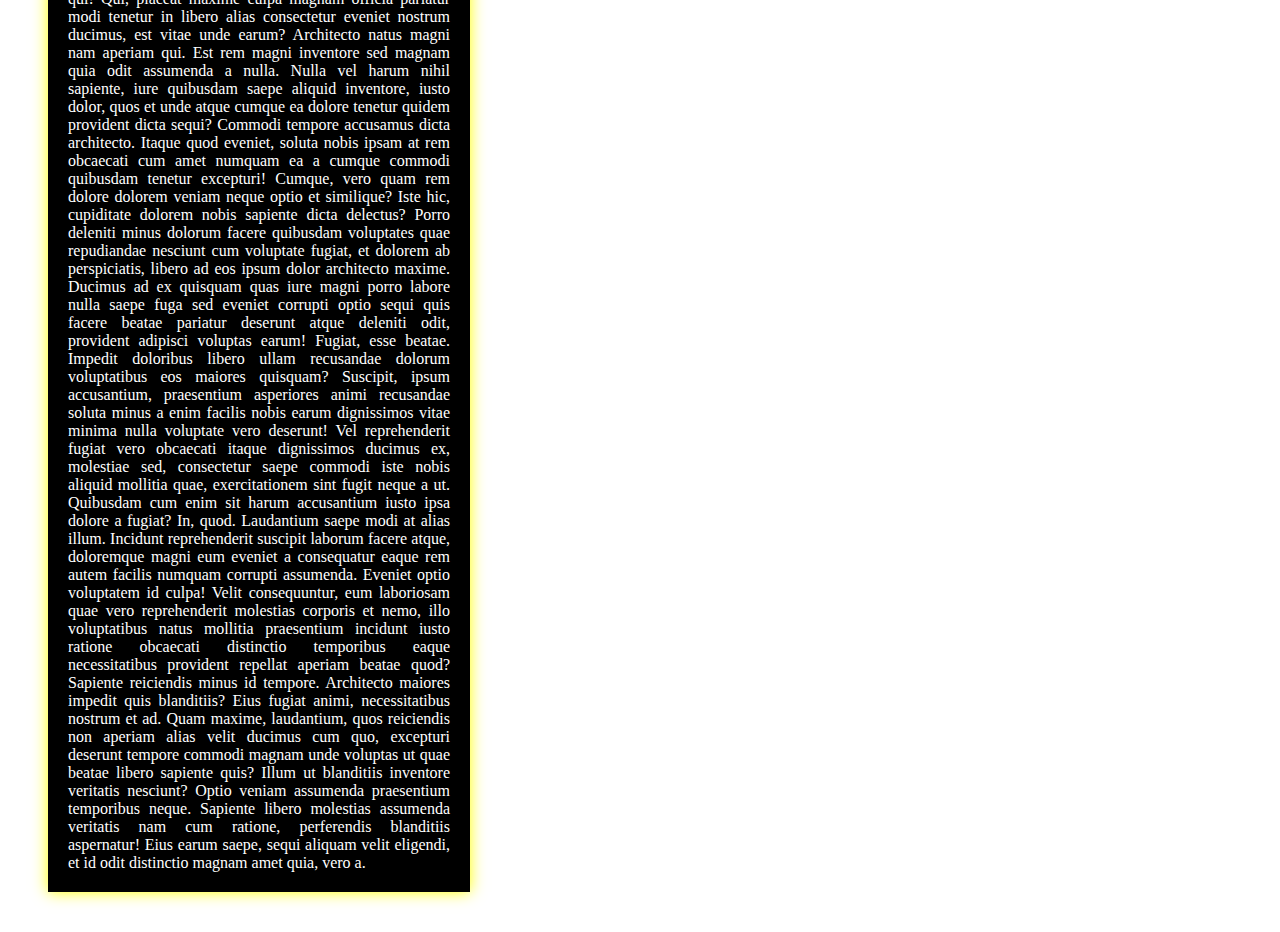
<file: CSS-feature/CSS-A-03/index.html>
<!DOCTYPE html>
<html lang="en">
<head>
	<meta charset="UTF-8">
	<meta http-equiv="X-UA-Compatible" content="IE=edge">
	<meta name="viewport" content="width=device-width, initial-scale=1.0">
	<link rel="shortcut icon" href="https://www.nasa.gov/sites/all/themes/custom/nasatwo/images/nasa-logo.svg">
	<link rel="stylesheet" href="style.css">
	<title>CSS-F-03</title>
</head>
<body>
	<div>
		Lorem ipsum dolor sit, amet consectetur adipisicing elit. Culpa rerum ad dignissimos magni expedita dolorem quos, repellat praesentium perferendis molestias accusantium voluptas esse magnam voluptatem iusto eius nemo aliquam ab, totam minima modi quas doloribus autem consectetur! Iste eligendi quae totam quod adipisci eum ab obcaecati possimus temporibus! Nam voluptates labore accusamus ex delectus facere at est explicabo illo eaque? Necessitatibus blanditiis eligendi sapiente maxime cupiditate beatae numquam magnam a ducimus. Nesciunt sunt quaerat omnis voluptate rem architecto nemo saepe voluptatem voluptas, veniam praesentium excepturi fugit deleniti iure enim quibusdam ratione nobis similique earum inventore nulla dicta. Quia tenetur illo ducimus vero quas soluta eius iure? Ratione explicabo vitae sequi, tempore temporibus voluptas dolorum beatae laudantium necessitatibus consequatur nesciunt, dolorem aut eveniet pariatur similique possimus quos excepturi iste labore quis qui! Qui, placeat maxime culpa magnam officia pariatur modi tenetur in libero alias consectetur eveniet nostrum ducimus, est vitae unde earum? Architecto natus magni nam aperiam qui. Est rem magni inventore sed magnam quia odit assumenda a nulla. Nulla vel harum nihil sapiente, iure quibusdam saepe aliquid inventore, iusto dolor, quos et unde atque cumque ea dolore tenetur quidem provident dicta sequi? Commodi tempore accusamus dicta architecto. Itaque quod eveniet, soluta nobis ipsam at rem obcaecati cum amet numquam ea a cumque commodi quibusdam tenetur excepturi! Cumque, vero quam rem dolore dolorem veniam neque optio et similique? Iste hic, cupiditate dolorem nobis sapiente dicta delectus? Porro deleniti minus dolorum facere quibusdam voluptates quae repudiandae nesciunt cum voluptate fugiat, et dolorem ab perspiciatis, libero ad eos ipsum dolor architecto maxime. Ducimus ad ex quisquam quas iure magni porro labore nulla saepe fuga sed eveniet corrupti optio sequi quis facere beatae pariatur deserunt atque deleniti odit, provident adipisci voluptas earum! Fugiat, esse beatae. Impedit doloribus libero ullam recusandae dolorum voluptatibus eos maiores quisquam? Suscipit, ipsum accusantium, praesentium asperiores animi recusandae soluta minus a enim facilis nobis earum dignissimos vitae minima nulla voluptate vero deserunt! Vel reprehenderit fugiat vero obcaecati itaque dignissimos ducimus ex, molestiae sed, consectetur saepe commodi iste nobis aliquid mollitia quae, exercitationem sint fugit neque a ut. Quibusdam cum enim sit harum accusantium iusto ipsa dolore a fugiat? In, quod. Laudantium saepe modi at alias illum. Incidunt reprehenderit suscipit laborum facere atque, doloremque magni eum eveniet a consequatur eaque rem autem facilis numquam corrupti assumenda. Eveniet optio voluptatem id culpa! Velit consequuntur, eum laboriosam quae vero reprehenderit molestias corporis et nemo, illo voluptatibus natus mollitia praesentium incidunt iusto ratione obcaecati distinctio temporibus eaque necessitatibus provident repellat aperiam beatae quod? Sapiente reiciendis minus id tempore. Architecto maiores impedit quis blanditiis? Eius fugiat animi, necessitatibus nostrum et ad. Quam maxime, laudantium, quos reiciendis non aperiam alias velit ducimus cum quo, excepturi deserunt tempore commodi magnam unde voluptas ut quae beatae libero sapiente quis? Illum ut blanditiis inventore veritatis nesciunt? Optio veniam assumenda praesentium temporibus neque. Sapiente libero molestias assumenda veritatis nam cum ratione, perferendis blanditiis aspernatur! Eius earum saepe, sequi aliquam velit eligendi, et id odit distinctio magnam amet quia, vero a.
		Lorem ipsum dolor sit, amet consectetur adipisicing elit. Culpa rerum ad dignissimos magni expedita dolorem quos, repellat praesentium perferendis molestias accusantium voluptas esse magnam voluptatem iusto eius nemo aliquam ab, totam minima modi quas doloribus autem consectetur! Iste eligendi quae totam quod adipisci eum ab obcaecati possimus temporibus! Nam voluptates labore accusamus ex delectus facere at est explicabo illo eaque? Necessitatibus blanditiis eligendi sapiente maxime cupiditate beatae numquam magnam a ducimus. Nesciunt sunt quaerat omnis voluptate rem architecto nemo saepe voluptatem voluptas, veniam praesentium excepturi fugit deleniti iure enim quibusdam ratione nobis similique earum inventore nulla dicta. Quia tenetur illo ducimus vero quas soluta eius iure? Ratione explicabo vitae sequi, tempore temporibus voluptas dolorum beatae laudantium necessitatibus consequatur nesciunt, dolorem aut eveniet pariatur similique possimus quos excepturi iste labore quis qui! Qui, placeat maxime culpa magnam officia pariatur modi tenetur in libero alias consectetur eveniet nostrum ducimus, est vitae unde earum? Architecto natus magni nam aperiam qui. Est rem magni inventore sed magnam quia odit assumenda a nulla. Nulla vel harum nihil sapiente, iure quibusdam saepe aliquid inventore, iusto dolor, quos et unde atque cumque ea dolore tenetur quidem provident dicta sequi? Commodi tempore accusamus dicta architecto. Itaque quod eveniet, soluta nobis ipsam at rem obcaecati cum amet numquam ea a cumque commodi quibusdam tenetur excepturi! Cumque, vero quam rem dolore dolorem veniam neque optio et similique? Iste hic, cupiditate dolorem nobis sapiente dicta delectus? Porro deleniti minus dolorum facere quibusdam voluptates quae repudiandae nesciunt cum voluptate fugiat, et dolorem ab perspiciatis, libero ad eos ipsum dolor architecto maxime. Ducimus ad ex quisquam quas iure magni porro labore nulla saepe fuga sed eveniet corrupti optio sequi quis facere beatae pariatur deserunt atque deleniti odit, provident adipisci voluptas earum! Fugiat, esse beatae. Impedit doloribus libero ullam recusandae dolorum voluptatibus eos maiores quisquam? Suscipit, ipsum accusantium, praesentium asperiores animi recusandae soluta minus a enim facilis nobis earum dignissimos vitae minima nulla voluptate vero deserunt! Vel reprehenderit fugiat vero obcaecati itaque dignissimos ducimus ex, molestiae sed, consectetur saepe commodi iste nobis aliquid mollitia quae, exercitationem sint fugit neque a ut. Quibusdam cum enim sit harum accusantium iusto ipsa dolore a fugiat? In, quod. Laudantium saepe modi at alias illum. Incidunt reprehenderit suscipit laborum facere atque, doloremque magni eum eveniet a consequatur eaque rem autem facilis numquam corrupti assumenda. Eveniet optio voluptatem id culpa! Velit consequuntur, eum laboriosam quae vero reprehenderit molestias corporis et nemo, illo voluptatibus natus mollitia praesentium incidunt iusto ratione obcaecati distinctio temporibus eaque necessitatibus provident repellat aperiam beatae quod? Sapiente reiciendis minus id tempore. Architecto maiores impedit quis blanditiis? Eius fugiat animi, necessitatibus nostrum et ad. Quam maxime, laudantium, quos reiciendis non aperiam alias velit ducimus cum quo, excepturi deserunt tempore commodi magnam unde voluptas ut quae beatae libero sapiente quis? Illum ut blanditiis inventore veritatis nesciunt? Optio veniam assumenda praesentium temporibus neque. Sapiente libero molestias assumenda veritatis nam cum ratione, perferendis blanditiis aspernatur! Eius earum saepe, sequi aliquam velit eligendi, et id odit distinctio magnam amet quia, vero a. 
	</div>
</body>
</html>
</file>
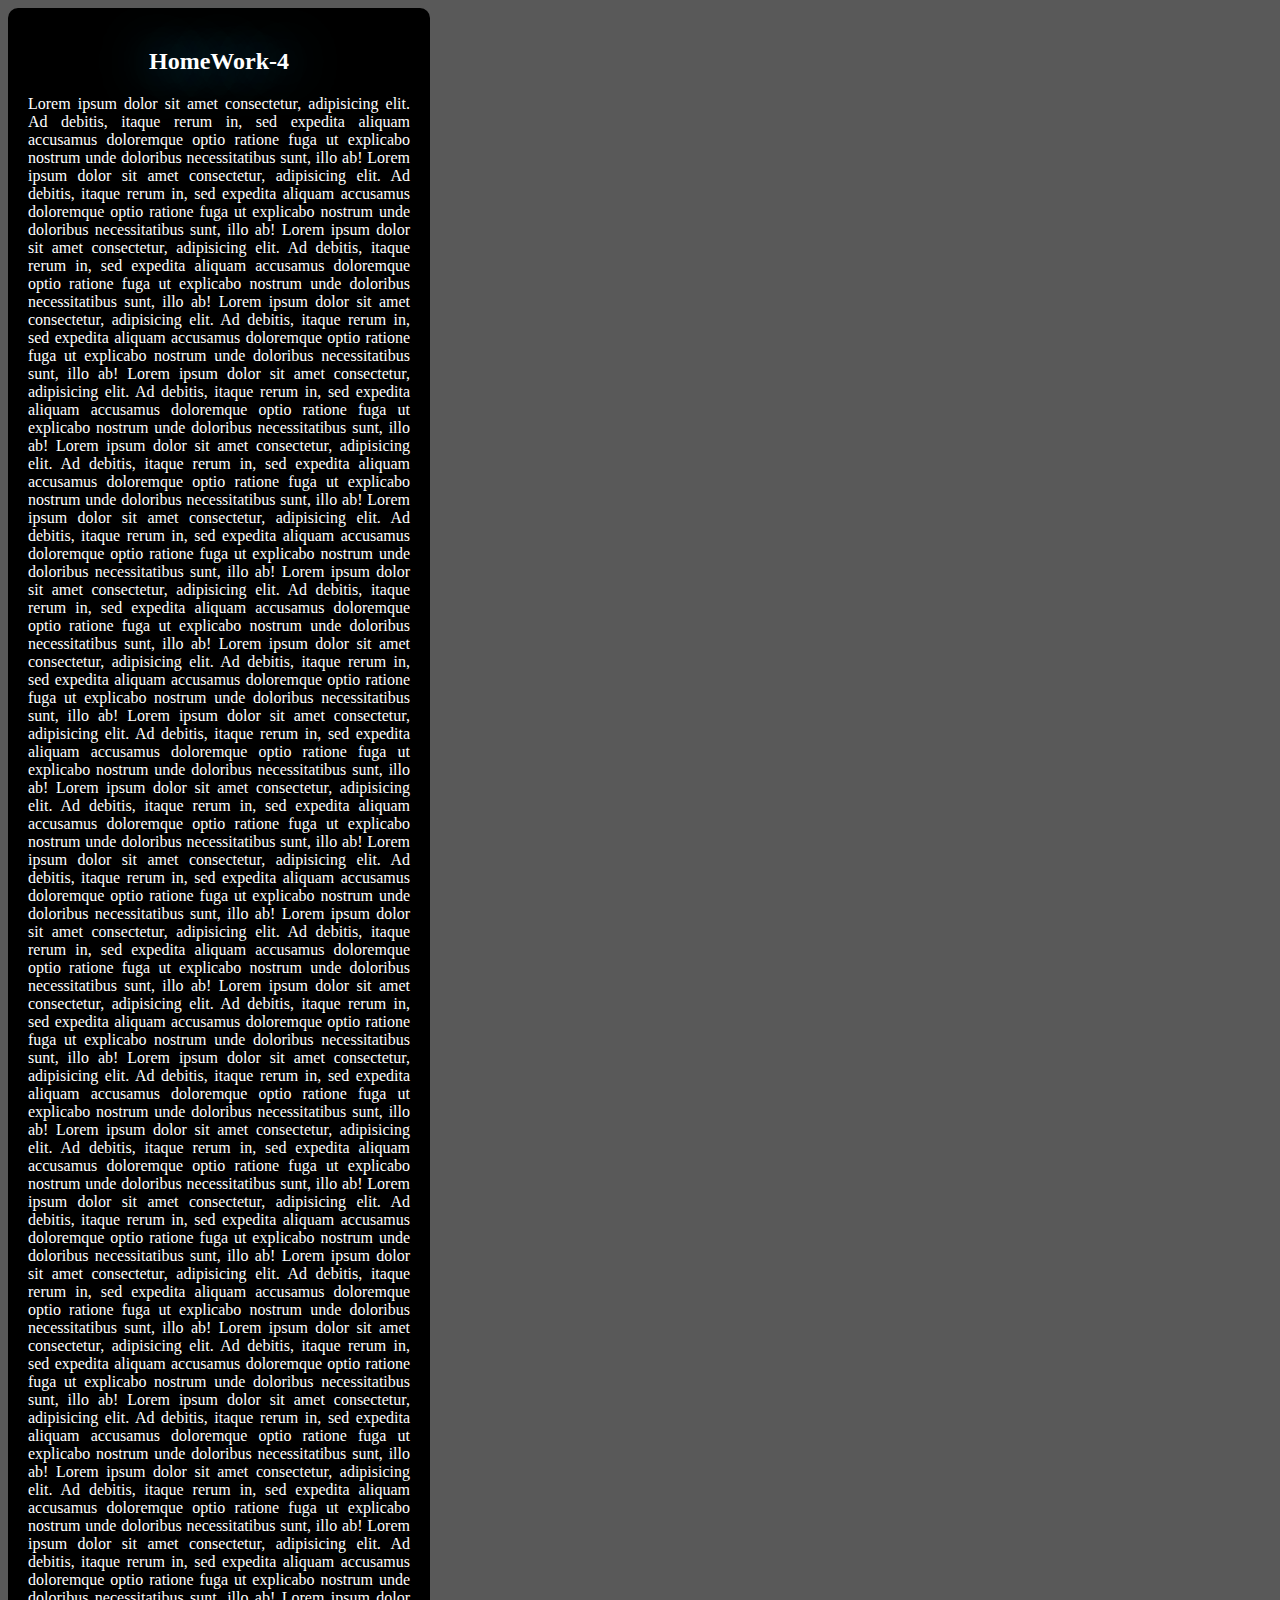
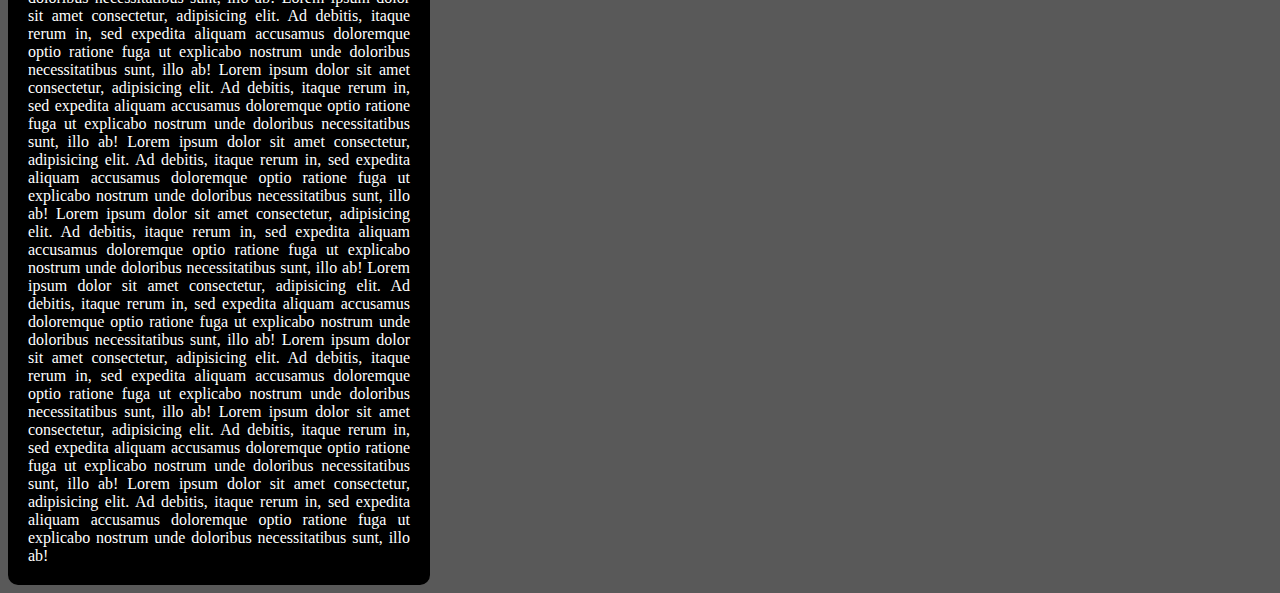
<file: CSS-feature/CSS-A-04/index.html>
<!DOCTYPE html>
<html lang="en">
<head>
	<meta charset="UTF-8">
	<meta http-equiv="X-UA-Compatible" content="IE=edge">
	<meta name="viewport" content="width=device-width, initial-scale=1.0">
	<link rel="shortcut icon" href="https://www.nasa.gov/sites/all/themes/custom/nasatwo/images/nasa-logo.svg">
	<link rel="stylesheet" href="style.css">
	<title>CSS-F-04</title>
</head>
<body>
	<div>
		<h2>HomeWork-4</h2>
		Lorem ipsum dolor sit amet consectetur, adipisicing elit. Ad debitis, itaque rerum in, sed expedita aliquam accusamus doloremque optio ratione fuga ut explicabo nostrum unde doloribus necessitatibus sunt, illo ab!
		Lorem ipsum dolor sit amet consectetur, adipisicing elit. Ad debitis, itaque rerum in, sed expedita aliquam accusamus doloremque optio ratione fuga ut explicabo nostrum unde doloribus necessitatibus sunt, illo ab!
		Lorem ipsum dolor sit amet consectetur, adipisicing elit. Ad debitis, itaque rerum in, sed expedita aliquam accusamus doloremque optio ratione fuga ut explicabo nostrum unde doloribus necessitatibus sunt, illo ab!
		Lorem ipsum dolor sit amet consectetur, adipisicing elit. Ad debitis, itaque rerum in, sed expedita aliquam accusamus doloremque optio ratione fuga ut explicabo nostrum unde doloribus necessitatibus sunt, illo ab!
		Lorem ipsum dolor sit amet consectetur, adipisicing elit. Ad debitis, itaque rerum in, sed expedita aliquam accusamus doloremque optio ratione fuga ut explicabo nostrum unde doloribus necessitatibus sunt, illo ab!
		Lorem ipsum dolor sit amet consectetur, adipisicing elit. Ad debitis, itaque rerum in, sed expedita aliquam accusamus doloremque optio ratione fuga ut explicabo nostrum unde doloribus necessitatibus sunt, illo ab!
		Lorem ipsum dolor sit amet consectetur, adipisicing elit. Ad debitis, itaque rerum in, sed expedita aliquam accusamus doloremque optio ratione fuga ut explicabo nostrum unde doloribus necessitatibus sunt, illo ab!
		Lorem ipsum dolor sit amet consectetur, adipisicing elit. Ad debitis, itaque rerum in, sed expedita aliquam accusamus doloremque optio ratione fuga ut explicabo nostrum unde doloribus necessitatibus sunt, illo ab!
		Lorem ipsum dolor sit amet consectetur, adipisicing elit. Ad debitis, itaque rerum in, sed expedita aliquam accusamus doloremque optio ratione fuga ut explicabo nostrum unde doloribus necessitatibus sunt, illo ab!
		Lorem ipsum dolor sit amet consectetur, adipisicing elit. Ad debitis, itaque rerum in, sed expedita aliquam accusamus doloremque optio ratione fuga ut explicabo nostrum unde doloribus necessitatibus sunt, illo ab!
		Lorem ipsum dolor sit amet consectetur, adipisicing elit. Ad debitis, itaque rerum in, sed expedita aliquam accusamus doloremque optio ratione fuga ut explicabo nostrum unde doloribus necessitatibus sunt, illo ab!
		Lorem ipsum dolor sit amet consectetur, adipisicing elit. Ad debitis, itaque rerum in, sed expedita aliquam accusamus doloremque optio ratione fuga ut explicabo nostrum unde doloribus necessitatibus sunt, illo ab!
		Lorem ipsum dolor sit amet consectetur, adipisicing elit. Ad debitis, itaque rerum in, sed expedita aliquam accusamus doloremque optio ratione fuga ut explicabo nostrum unde doloribus necessitatibus sunt, illo ab!
		Lorem ipsum dolor sit amet consectetur, adipisicing elit. Ad debitis, itaque rerum in, sed expedita aliquam accusamus doloremque optio ratione fuga ut explicabo nostrum unde doloribus necessitatibus sunt, illo ab!
		Lorem ipsum dolor sit amet consectetur, adipisicing elit. Ad debitis, itaque rerum in, sed expedita aliquam accusamus doloremque optio ratione fuga ut explicabo nostrum unde doloribus necessitatibus sunt, illo ab!
		Lorem ipsum dolor sit amet consectetur, adipisicing elit. Ad debitis, itaque rerum in, sed expedita aliquam accusamus doloremque optio ratione fuga ut explicabo nostrum unde doloribus necessitatibus sunt, illo ab!
		Lorem ipsum dolor sit amet consectetur, adipisicing elit. Ad debitis, itaque rerum in, sed expedita aliquam accusamus doloremque optio ratione fuga ut explicabo nostrum unde doloribus necessitatibus sunt, illo ab!
		Lorem ipsum dolor sit amet consectetur, adipisicing elit. Ad debitis, itaque rerum in, sed expedita aliquam accusamus doloremque optio ratione fuga ut explicabo nostrum unde doloribus necessitatibus sunt, illo ab!
		Lorem ipsum dolor sit amet consectetur, adipisicing elit. Ad debitis, itaque rerum in, sed expedita aliquam accusamus doloremque optio ratione fuga ut explicabo nostrum unde doloribus necessitatibus sunt, illo ab!
		Lorem ipsum dolor sit amet consectetur, adipisicing elit. Ad debitis, itaque rerum in, sed expedita aliquam accusamus doloremque optio ratione fuga ut explicabo nostrum unde doloribus necessitatibus sunt, illo ab!
		Lorem ipsum dolor sit amet consectetur, adipisicing elit. Ad debitis, itaque rerum in, sed expedita aliquam accusamus doloremque optio ratione fuga ut explicabo nostrum unde doloribus necessitatibus sunt, illo ab!
		Lorem ipsum dolor sit amet consectetur, adipisicing elit. Ad debitis, itaque rerum in, sed expedita aliquam accusamus doloremque optio ratione fuga ut explicabo nostrum unde doloribus necessitatibus sunt, illo ab!
		Lorem ipsum dolor sit amet consectetur, adipisicing elit. Ad debitis, itaque rerum in, sed expedita aliquam accusamus doloremque optio ratione fuga ut explicabo nostrum unde doloribus necessitatibus sunt, illo ab!
		Lorem ipsum dolor sit amet consectetur, adipisicing elit. Ad debitis, itaque rerum in, sed expedita aliquam accusamus doloremque optio ratione fuga ut explicabo nostrum unde doloribus necessitatibus sunt, illo ab!
		Lorem ipsum dolor sit amet consectetur, adipisicing elit. Ad debitis, itaque rerum in, sed expedita aliquam accusamus doloremque optio ratione fuga ut explicabo nostrum unde doloribus necessitatibus sunt, illo ab!
		Lorem ipsum dolor sit amet consectetur, adipisicing elit. Ad debitis, itaque rerum in, sed expedita aliquam accusamus doloremque optio ratione fuga ut explicabo nostrum unde doloribus necessitatibus sunt, illo ab!
		Lorem ipsum dolor sit amet consectetur, adipisicing elit. Ad debitis, itaque rerum in, sed expedita aliquam accusamus doloremque optio ratione fuga ut explicabo nostrum unde doloribus necessitatibus sunt, illo ab!
		Lorem ipsum dolor sit amet consectetur, adipisicing elit. Ad debitis, itaque rerum in, sed expedita aliquam accusamus doloremque optio ratione fuga ut explicabo nostrum unde doloribus necessitatibus sunt, illo ab!
		Lorem ipsum dolor sit amet consectetur, adipisicing elit. Ad debitis, itaque rerum in, sed expedita aliquam accusamus doloremque optio ratione fuga ut explicabo nostrum unde doloribus necessitatibus sunt, illo ab!
		Lorem ipsum dolor sit amet consectetur, adipisicing elit. Ad debitis, itaque rerum in, sed expedita aliquam accusamus doloremque optio ratione fuga ut explicabo nostrum unde doloribus necessitatibus sunt, illo ab!
	</div>
</body>
</html>
</file>
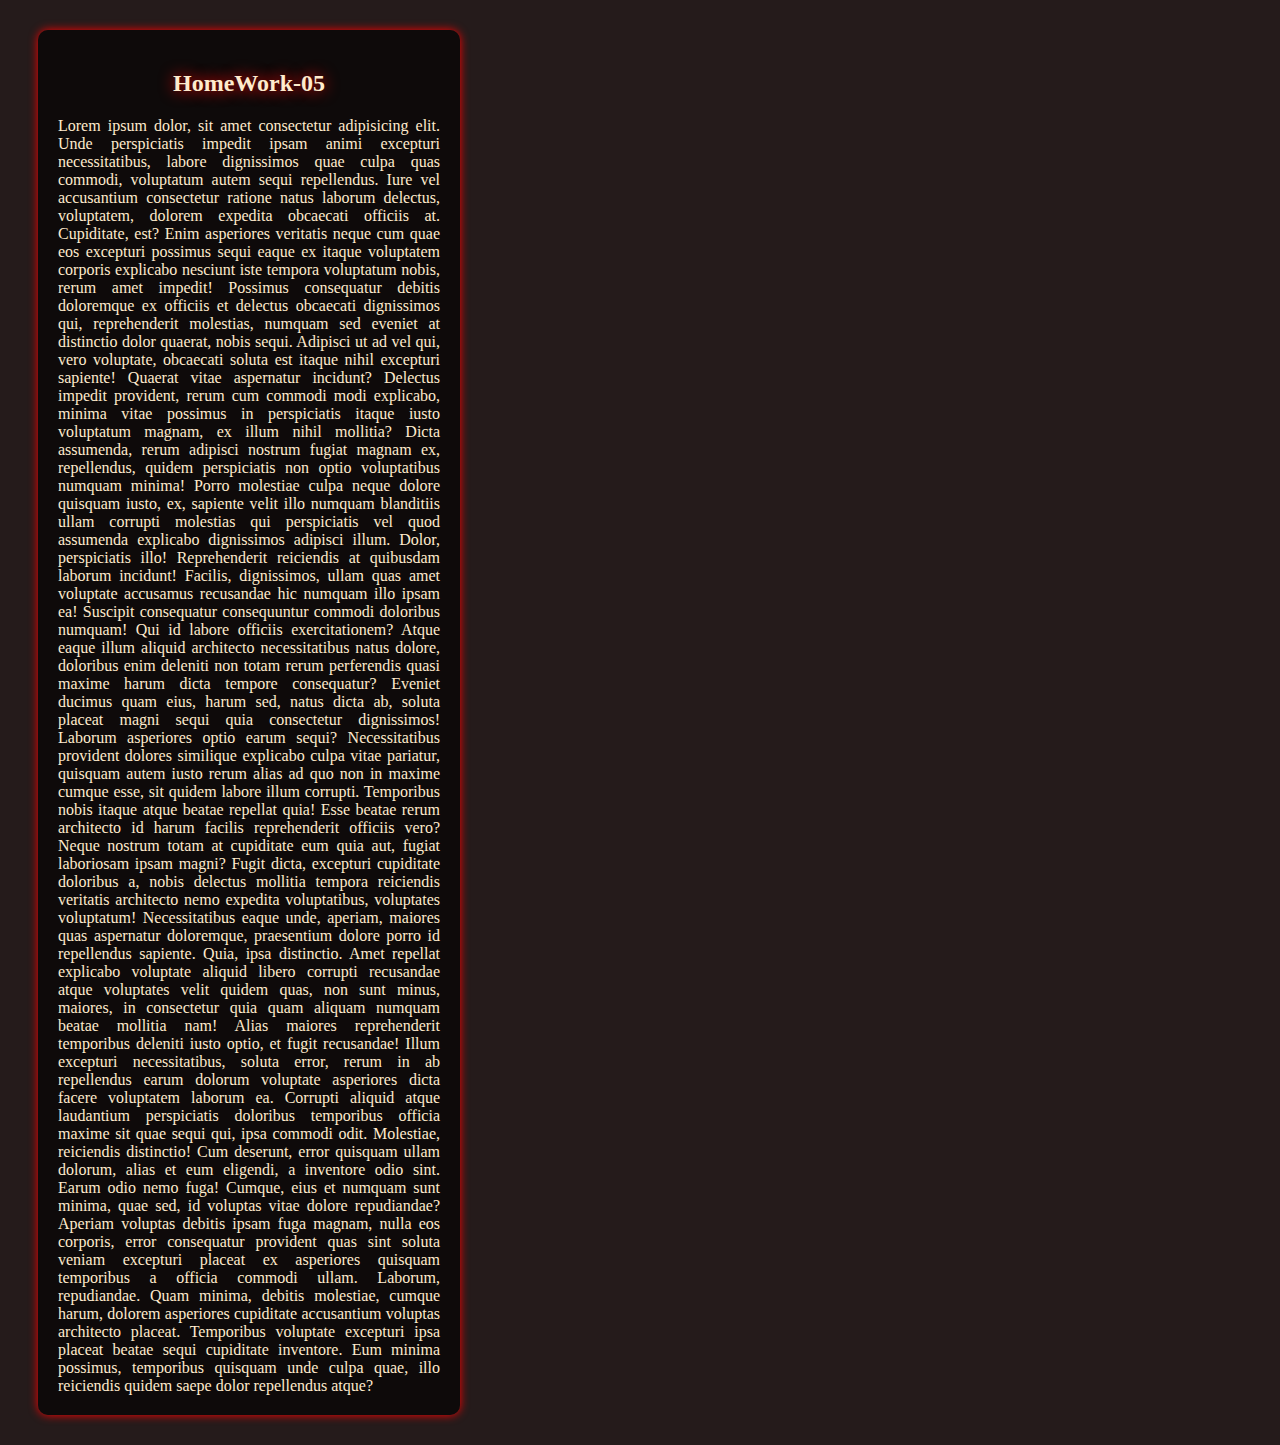
<file: CSS-feature/CSS-A-05/index.html>
<!DOCTYPE html>
<html lang="en">
<head>
	<meta charset="UTF-8">
	<meta http-equiv="X-UA-Compatible" content="IE=edge">
	<meta name="viewport" content="width=device-width, initial-scale=1.0">
	<link rel="shortcut icon" href="https://www.nasa.gov/sites/all/themes/custom/nasatwo/images/nasa-logo.svg">
	<link rel="stylesheet" href="style.css">
	<title>CSS-F-05</title>
</head>
<body>
	<div>
		<h2>HomeWork-05</h2>
		Lorem ipsum dolor, sit amet consectetur adipisicing elit. Unde perspiciatis impedit ipsam animi excepturi necessitatibus, labore dignissimos quae culpa quas commodi, voluptatum autem sequi repellendus. Iure vel accusantium consectetur ratione natus laborum delectus, voluptatem, dolorem expedita obcaecati officiis at. Cupiditate, est? Enim asperiores veritatis neque cum quae eos excepturi possimus sequi eaque ex itaque voluptatem corporis explicabo nesciunt iste tempora voluptatum nobis, rerum amet impedit! Possimus consequatur debitis doloremque ex officiis et delectus obcaecati dignissimos qui, reprehenderit molestias, numquam sed eveniet at distinctio dolor quaerat, nobis sequi. Adipisci ut ad vel qui, vero voluptate, obcaecati soluta est itaque nihil excepturi sapiente! Quaerat vitae aspernatur incidunt? Delectus impedit provident, rerum cum commodi modi explicabo, minima vitae possimus in perspiciatis itaque iusto voluptatum magnam, ex illum nihil mollitia? Dicta assumenda, rerum adipisci nostrum fugiat magnam ex, repellendus, quidem perspiciatis non optio voluptatibus numquam minima! Porro molestiae culpa neque dolore quisquam iusto, ex, sapiente velit illo numquam blanditiis ullam corrupti molestias qui perspiciatis vel quod assumenda explicabo dignissimos adipisci illum. Dolor, perspiciatis illo! Reprehenderit reiciendis at quibusdam laborum incidunt! Facilis, dignissimos, ullam quas amet voluptate accusamus recusandae hic numquam illo ipsam ea! Suscipit consequatur consequuntur commodi doloribus numquam! Qui id labore officiis exercitationem? Atque eaque illum aliquid architecto necessitatibus natus dolore, doloribus enim deleniti non totam rerum perferendis quasi maxime harum dicta tempore consequatur? Eveniet ducimus quam eius, harum sed, natus dicta ab, soluta placeat magni sequi quia consectetur dignissimos! Laborum asperiores optio earum sequi? Necessitatibus provident dolores similique explicabo culpa vitae pariatur, quisquam autem iusto rerum alias ad quo non in maxime cumque esse, sit quidem labore illum corrupti. Temporibus nobis itaque atque beatae repellat quia! Esse beatae rerum architecto id harum facilis reprehenderit officiis vero? Neque nostrum totam at cupiditate eum quia aut, fugiat laboriosam ipsam magni? Fugit dicta, excepturi cupiditate doloribus a, nobis delectus mollitia tempora reiciendis veritatis architecto nemo expedita voluptatibus, voluptates voluptatum! Necessitatibus eaque unde, aperiam, maiores quas aspernatur doloremque, praesentium dolore porro id repellendus sapiente. Quia, ipsa distinctio. Amet repellat explicabo voluptate aliquid libero corrupti recusandae atque voluptates velit quidem quas, non sunt minus, maiores, in consectetur quia quam aliquam numquam beatae mollitia nam! Alias maiores reprehenderit temporibus deleniti iusto optio, et fugit recusandae! Illum excepturi necessitatibus, soluta error, rerum in ab repellendus earum dolorum voluptate asperiores dicta facere voluptatem laborum ea. Corrupti aliquid atque laudantium perspiciatis doloribus temporibus officia maxime sit quae sequi qui, ipsa commodi odit. Molestiae, reiciendis distinctio! Cum deserunt, error quisquam ullam dolorum, alias et eum eligendi, a inventore odio sint. Earum odio nemo fuga! Cumque, eius et numquam sunt minima, quae sed, id voluptas vitae dolore repudiandae? Aperiam voluptas debitis ipsam fuga magnam, nulla eos corporis, error consequatur provident quas sint soluta veniam excepturi placeat ex asperiores quisquam temporibus a officia commodi ullam. Laborum, repudiandae. Quam minima, debitis molestiae, cumque harum, dolorem asperiores cupiditate accusantium voluptas architecto placeat. Temporibus voluptate excepturi ipsa placeat beatae sequi cupiditate inventore. Eum minima possimus, temporibus quisquam unde culpa quae, illo reiciendis quidem saepe dolor repellendus atque?
	</div>
</body>
</html>
</file>
<file: 3D Flip Debit Card/style.css>
@import url("https://fonts.googleapis.com/css?family=Poppins:300,400,500,600,700&display=swap");
@import url("https://fonts.googleapis.com/css2?family=Orbitron:wght@500&display=swap");
* {
  margin: 0;
  padding: 0;
  box-sizing: border-box;
  font-family: "Poppins", sans-serif;
}
body {
  overflow: hidden;
}
section {
  display: flex;
  justify-content: center;
  align-items: center;
  min-height: 100vh;
  background: #1c1c25;
}
section::before {
  content: "";
  position: absolute;
  bottom: -40%;
  left: 40%;
  width: 600px;
  height: 600px;
  background: linear-gradient(#f00, #f0f);
  border-radius: 50%;
}
.card {
  position: relative;
  width: 508px;
  height: 314px;
  transform-style: preserve-3d;
  perspective: 500px;
}
.card .face {
  position: absolute;
  top: 0;
  left: 0;
  width: 100%;
  height: 100%;
  box-shadow: 0 15px 35px rgba(0, 0, 0, 0.5);
  border-radius: 15px;
  background: rgba(255, 255, 255, 0.05);
  backdrop-filter: blur(10px);
  transform-style: preserve-3d;
  transition: 1s;
  backface-visibility: hidden;
}
.card:hover .face.font {
  transform: rotateY(180deg);
}
.card .face.back {
  transform: rotateY(180deg);
}
.card:hover .face.back {
  transform: rotateY(360deg);
}
.card .face.font::before {
  content: "";
  position: absolute;
  bottom: 40px;
  right: 40px;
  width: 60px;
  height: 60px;
  background: #fff;
  border-radius: 50%;
  opacity: 0.5;
}
.card .face.font::after {
  content: "";
  position: absolute;
  bottom: 40px;
  right: 80px;
  width: 60px;
  height: 60px;
  background: #fff;
  border-radius: 50%;
  opacity: 0.7;
}
.card .face.font .debit {
  position: absolute;
  left: 40px;
  top: 30px;
  color: #fff;
  font-weight: 500;
}
.card .face.font .bank {
  position: absolute;
  right: 40px;
  top: 25px;
  color: #fff;
  font-weight: 500;
  font-style: italic;
  font-size: 24px;
}
.card .face.font .chip {
  position: absolute;
  top: 65px;
  left: 50px;
  min-width: 64px;
  width: 160px;
}

.card .face.font .number {
  position: absolute;
  bottom: 130px;
  left: 40px;
  color: #fff;
  font-weight: 500;
  letter-spacing: 6px;
  font-size: 18px;
  text-shadow: 0 2px 1px #0005;
  font-family: "Orbitron", sans-serif;
}
.card .face.font .valid {
  position: absolute;
  bottom: 90px;
  left: 40px;
  display: flex;
  justify-content: center;
  align-items: center;
  color: #fff;
  font-weight: 300;
  line-height: 1em;
  text-align: right;
}
.card .face.font .valid span:last-child {
  margin-left: 20px;
  font-size: 16px;
  font-weight: 400;
  letter-spacing: 2px;
}
.card .face.font .cardHolder {
  position: absolute;
  bottom: 40px;
  left: 40px;
  color: #fff;
  font-weight: 300;
  font-size: 16px;
  letter-spacing: 2px;
}
.card .face.back .blackbar {
  position: absolute;
  top: 40px;
  width: 100%;
  height: 60px;
  background: #000;
}
.card .face.back .ccvtext {
  position: absolute;
  top: 120px;
  left: 30px;
}
.card .face.back .ccvtext h5 {
  color: #fff;
  font-weight: 400;
  font-size: 12px;
  text-transform: uppercase;
  letter-spacing: 2px;
}
.card .face.back .ccvtext .whiteBar {
  position: relative;
  width: 400px;
  height: 40px;
  background: #fff;
  margin-top: 5px;
}
.card .face.back .ccvtext .ccv {
  position: relative;
  top: -35px;
  left: 395px;
  background: #ccc;
  color: #111;
  width: 50px;
  height: 30px;
  font-weight: 600;
  letter-spacing: 3px;
  display: flex;
  justify-content: center;
  align-items: center;
}
.card .face.back .text {
  position: absolute;
  bottom: 30px;
  left: 30px;
  right: 30px;
  color: #fff;
  font-size: 10px;
  line-height: 1.4em;
  font-weight: 300;
}
</file>
<file: activebox/style.css>
body {
    margin: 0;

    font-family: 'Raleway', sans-serif;
    font-size: 14px;
    color: #6c7279;
    -webkit-font-smoothing: antialiased;

    background-color: #fff;
}

*,
*:before,
*:after {
    box-sizing: border-box;
}

h1, h2, h3, h4, h5, h6 {
    margin: 0;
}

p {
    margin: 0 0 10px;
}


/* Container
===================*/
.container {
    width: 100%;
    max-width: 1170px;
    margin: 0 auto;
}


/* Header
===================*/

.header {
    width: 100%;
    height: 100px;

    position: absolute;
    top: 0;
    left: 0;
    z-index: 1000;
}

.header__inner {
    display: flex;
    justify-content: space-between;
    align-items: center;
    padding: 35px 0;

    border-bottom: 1px solid #515369;
}


/* Nav
===================*/

.nav {
    display: flex;
    font-size: 13px;
    font-weight: 700;
    text-transform: uppercase;
}

.nav__link {
    margin-left: 50px;

    color: #fff;
    text-decoration: none;
    opacity: .75;

    transition: opacity .1s linear;
}

.nav__link:first-child {
    margin-left: 0;
}

.nav__link:hover {
    opacity: 1;
}


/* Intro
===================*/

.intro {
    display: flex;
    flex-direction: column;
    justify-content: center;
    height: 750px;
    padding-top: 100px;

    background: #31344e url("img/intro-bg.jpg") center no-repeat;
    background-size: cover;
    /*
    Если не работает запись выше, используйте эту:
    background: #31344e url("img/intro-bg.jpg") center no-repeat;
    background-size: cover;
    */
}

.intro__inner {
    width: 100%;
    max-width: 970px;
    margin: 0 auto;

    text-align: center;
}

.intro__title {
    margin: 0 0 30px;

    font-family: 'Open Sans', sans-serif;
    font-size: 65px;
    line-height: 1.1;
    color: #fff;
    font-weight: 700;
    text-transform: uppercase;
}

.intro__subtitle {
    margin-bottom: 60px;

    font-size: 22px;
    color: #fff;
    line-height: 1.5;
    font-weight: 400;
}


/* Button
===================*/
.btn {
    display: inline-block;
    vertical-align: top;
    padding: 14px 40px;

    border-radius: 2px;
    border: 0;
    cursor: pointer;

    font-family: 'Raleway', sans-serif;
    font-size: 13px;
    color: #fff;
    font-weight: 600;
    text-transform: uppercase;
    text-decoration: none;

    transition: background .1s linear;
}

.btn--red {
    background-color: #e84545;
}

.btn--red:hover {
    background-color: #dd3434;
}
</file>
<file: Card Hover Effects/style.css>
@import url("https://fonts.googleapis.com/css2?family=Poppins:wght@300;400;500;600;700;800&display=swap");
* {
  margin: 0;
  padding: 0;
  font-family: "Poppins", sans-serif;
}
body {
  display: flex;
  justify-content: center;
  align-items: center;
  background: #16384c;
}

.container {
  position: relative;
  width: 1100px;
  display: flex;
  justify-content: center;
  align-items: center;
  flex-wrap: wrap;
  padding: 30px;
}
.container .card {
  position: relative;
  max-width: 300px;
  height: 215px;
  background: #fff;
  margin: 30px 10px;
  padding: 20px 15px;
  display: flex;
  flex-direction: column;
  box-shadow: 0 5px 20px rgba(0, 0, 0, 0.5);
  transition: 0.3s ease-in-out;
}
.container .card:hover {
  height: 420px;
}
.container .card .imgBx {
  position: relative;
  width: 260px;
  height: 260px;
  top: -60px;
  left: 20px;
  z-index: 1;
  box-shadow: 0 5px 20px rgba(0, 0, 0, 0.2);
}
.container .card .imgBx img {
  max-width: 100%;
  border-radius: 4px;
}
.container .card .content {
  position: relative;
  margin-top: -140px;
  padding: 10px 15px;
  text-align: center;
  color: #111;
  visibility: hidden;
  opacity: 0;
  transition: 0.3s ease-in-out;
}
.container .card:hover .content {
  visibility: visible;
  opacity: 1;
  margin-top: -40px;
  transition-delay: 0.3s;
}
</file>
<file: CSS 3D Text Animation Effects/style.css>
@import url("https://fonts.googleapis.com/css2?family=Poppins:wght@100;200;300;400;500;600;700;800;900&display=swap");

* {
  margin: 0;
  padding: 0;
  box-sizing: border-box;
  font-family: "Poppins";
}
body {
  display: flex;
  justify-content: center;
  align-items: center;
  min-height: 100vh;
  background: #222;
  overflow: hidden;
}
.container {
  display: flex;
  justify-content: center;
  align-items: center;
}
.container .box {
  transform-style: preserve-3d;
  animation: animate 10s linear infinite;
}
@keyframes animate {
  0% {
    transform: perspective(1000px) rotateX(0deg) rotate(360deg);
  }
  100% {
    transform: perspective(1000px) rotateX(360deg) rotate(25deg);
  }
}
.container .box span {
  position: absolute;
  color: #fff;
  font-size: 3.5em;
  white-space: nowrap;
  text-transform: uppercase;
  font-weight: 900;
  padding: 0 10px;
  background: linear-gradient(
    90deg,
    transparent,
    rgba(0, 0, 0, 0.75),
    transparent
  );
  line-height: 0.75em;
  transform-style: preserve-3d;
  text-shadow: 0 5px 15px rgba(0, 0, 0, 0.25);
  transform: translate(-50%, -50%) rotateX(calc(var(--i) * 22.5deg))
    translateZ(106px);
}
.container .box span i:nth-child(1) {
  font-style: initial;
  color: #ff246f;
}
.container .box span i:nth-child(2) {
  font-style: initial;
  color: #12b5ff;
}
</file>
<file: CSS-A_Surface/style.css>
* {
  margin: 0;
  padding: 0;
  box-sizing: border-box;
}
body {
  display: flex;
  justify-content: center;
  align-items: center;
  min-height: 100vh;
  background: #000;
  overflow: hidden;
}
.container {
  position: relative;
  width: 100%;
  transform: rotate(-35deg);
}
.container .box {
  position: relative;
  left: -200px;
  display: flex;
  justify-content: center;
  align-items: center;
  width: calc(100% + 400px);
  -webkit-box-reflect: below 1px linear-gradient(transparent, #0004);
  animation: animateSurface 1.5s ease-in-out infinite;
}
@keyframes animateSurface {
  0% {
    transform: translateX(0px);
  }
  100% {
    transform: translateX(-200px);
  }
}
.container .box .cube {
  position: relative;
  width: 200px;
  height: 200px;
  background: #03e9f4;
  box-shadow: 0 0 5px rgba(3, 233, 244, 1), 0 0 25px rgba(3, 233, 244, 1),
    0 0 50px rgba(3, 233, 244, 1), 0 0 100px rgba(3, 233, 244, 1),
    0 0 200px rgba(3, 233, 244, 0.5), 0 0 300px rgba(3, 233, 244, 0.5);
  transform-origin: bottom right;
  animation: animateMG 1.5s ease-in-out infinite;
}
@keyframes animateMG {
  0% {
    transform: rotate(0deg);
  }
  60% {
    transform: rotate(90deg);
  }
  65% {
    transform: rotate(85deg);
  }
  70% {
    transform: rotate(90deg);
  }
  75% {
    transform: rotate(87.5deg);
  }
  80%,
  100% {
    transform: rotate(90deg);
  }
}
ul {
  color: aliceblue;
  font-size: 20px;
  margin-right: 90px;
  list-style-type: decimal-leading-zero;
  list-style-position: inside;
}
/* li:nth-of-type(even) {
  list-style-type: disc;
} */
</file>
<file: Quick CSS Tricks/style.css>
@import url("https://fonts.googleapis.com/css2?family=Poppins:wght@300;400;500;600;700;800;900");
* {
  margin: 0;
  padding: 0;
  box-sizing: border-box;
  font-family: "Poppins", sans-serif;
}
body {
  background: #0e1538;
  display: flex;
  justify-content: center;
  align-items: center;
  min-height: 100vh;
}
.box {
  position: relative;
  width: 300px;
  height: 400px;
  background: #fff;
  display: flex;
  justify-content: center;
  align-items: center;
}
.box::before {
  content: "";
  position: absolute;
  top: -4px;
  left: -4px;
  right: -4px;
  bottom: -4px;
  transform: skewX(2deg) skewY(4deg);
  background: linear-gradient(315deg, #0cf, #0e1538, #d400d4);
}
.box::after {
  content: "";
  position: absolute;
  top: -4px;
  left: -4px;
  right: -4px;
  bottom: -4px;
  transform: skewX(2deg) skewY(4deg);
  background: linear-gradient(315deg, #0cf, #0e1538, #d400d4);
  filter: blur(50px);
}
.box span {
  position: absolute;
  top: 0;
  left: 0;
  width: 100%;
  height: 100%;
  background: #0e1538;
  z-index: 10;
}
.box h2 {
  position: absolute;
  z-index: 11;
  color: #fff;
  font-size: 10em;
}
</file>
<file: typing__TEXT/style.css>
@import url('https://fonts.googleapis.com/css2?family=Bungee+Outline&family=Fredericka+the+Great&family=Londrina+Outline&family=Londrina+Shadow&family=Londrina+Sketch&family=Tourney:wght@300&display=swap');
*{
	margin: 0;
	padding: 0;
	box-sizing: border-box;
	font-family: 'Londrina Shadow', sans-serif;
}
body {
	display: flex;
	align-items: center;
	justify-content: center;
	min-height: 100vh;
	background: #082032;
	font-size: 90px;
}
.wrapper {
	display: inline-flex;
}
.wrapper .static-txt {
	color: #fff;
	font-weight: 400;
}
.wrapper .dynamic-txts {
margin-left: 15px;
height: 90px;
line-height: 90px;
overflow: hidden;
}
.dynamic-txts li {
	color: #F0A500;
	list-style: none;
	font-weight: 500;
	position: relative;
	top: 0;
	animation: slide 6s steps(4) infinite;
	/* box-shadow: 0 0 5px rgba(3, 233, 244, 1), 0 0 25px rgba(3, 233, 244, 1),
	0 0 50px rgba(3, 233, 244, 1), 0 0 100px rgba(3, 233, 244, 1),
	0 0 200px rgba(3, 233, 244, 0.5), 0 0 300px rgba(3, 233, 244, 0.5); */
}
@keyframes slide {
	100% {
	top: -360px;
	}
}
.dynamic-txts li span {
	position: relative;
}
.dynamic-txts li span::after {
	content: '';
	position: absolute;
	left: 0;
	background: #082032;
	height: 100%;
	width: 100%;
	border-left: 2px solid #fff;
	animation: typing 1.5s steps(10) infinite;
}
@keyframes typing {
	100% {
		left: 100%;
		margin: 0 -35px 0 35px;
	}
}
</file>
<file: Vertical_Timeline/style.css>
@import url("https://fonts.googleapis.com/css2?family=Montserrat:wght@300;500&display=swap");
* {
  margin: 0;
  padding: 0;
  box-sizing: border-box;
}
html {
  font-family: "Montserrat", sans-serif;
  color: #fff;
}
.container {
  min-height: 100vh;
  width: 100%;
  display: flex;
  align-items: center;
  justify-content: center;
  background-color: #101010;
  padding: 100px 0;
}
.timeline {
  width: 80%;
  height: auto;
  min-width: 800px;
  margin: 0 auto;
  position: relative;
}
.timeline ul {
  list-style: none;
}

.timeline ul li {
  padding: 20px;
  background-color: #1e1f22;
  color: #fff;
  border-radius: 10px;
  margin-bottom: 20px;
  box-shadow: 5px 5px 5px rgb(255, 255, 255);
}
.timeline ul li:last-child {
  margin-bottom: 0;
}
.timeline-content h1 {
  font-size: 25px;
  font-weight: 500;
  line-height: 30px;
  margin-bottom: 10px;
}
.timeline-content p {
  font-size: 16px;
  line-height: 30px;
  font-weight: 300;
}
.timeline-content .date {
  font-size: 13px;
  font-weight: 300;
  margin-bottom: 10px;
  letter-spacing: 2px;
}
@media only screen and (min-width: 768px) {
  .timeline::before {
    content: "";
    position: absolute;
    height: 100%;
    width: 2px;
    left: 50%;
    transform: translateX(-50%);
    background-color: #fff;
  }
  .timeline ul li {
    width: 50%;
    margin-bottom: 50px;
    position: relative;
  }
  .timeline ul li:nth-child(odd) {
    float: left;
    clear: right;
    transform: translateX(-30px);
    border-radius: 20px 0px 20px 20px;
  }
  .timeline ul li:nth-child(even) {
    float: right;
    clear: left;
    transform: translateX(30px);
    border-radius: 0px 20px 20px 20px;
  }
  .timeline ul li::after {
    content: "";
    position: absolute;
    height: 20px;
    width: 20px;
    background-color: gray;
    border-radius: 50%;
    top: 0;
  }
  .timeline ul li:nth-child(odd)::after {
    transform: translate(50%, -50%);
    right: -30px;
  }
  .timeline ul li:nth-child(even)::after {
    transform: translate(-50%, -50%);
    left: -30px;
  }
  .timeline ul li:hover::after {
    background-color: aqua;
  }
  .timeline-content .date {
    position: absolute;
    top: -30px;
  }
}
@media (max-width: 700px) {
  .timeline ul li {
    max-width: 700px;
  }
}
</file>
<file: CSS-feature/CSS-A-01/style.css>
* {
  box-sizing: border-box;
}
body {
  background-color: #252d50;
}

div {
  width: 422px;
  text-align: justify;
  color: #011f2c;
  margin: 20px;
  padding: 10px;
  box-shadow: 0 0 20px yellow;
  background-color: rgb(148, 148, 148);
}
div:hover {
  color: #000000;
  box-shadow: 0 0 20px rgb(255, 255, 255);
  background-color: rgb(255, 255, 255);
  border-radius: 20px;
  transition: 1s;
}
div h2 {
  padding-top: 0;
  text-align: center;
}
</file>
<file: CSS-feature/CSS-A-02/style.css>
* {
	box-sizing: border-box;
   }
   body {

	background-image: url(https://images.pexels.com/photos/355904/pexels-photo-355904.jpeg?auto=compress&cs=tinysrgb&dpr=1&w=500);
	background-repeat: no-repeat;
	background-position: center;
	background-size: cover;
   }
div {
	margin: 20px;
	border: 1px solid red;
	padding-top: 25px;
	width: 422px;
	text-align: justify;
	padding: 20px;
	box-shadow: 0 0 20px rgb(201, 181, 0);
	color: #fff;
	background-color: rgb(5, 5, 5);
   }
div:hover {
	color: rgb(0, 0, 0);
	background-color: rgb(255, 255, 255);
	box-shadow: 0 0 20px rgb(255, 255, 255);
	border-radius: 20px;
	transition: 1s;
   }
</file>
<file: CSS-feature/CSS-A-03/style.css>
* {
	box-sizing: border-box;
}
body {
	background-image: url(https://images.pexels.com/photos/397998/pexels-photo-397998.jpeg?auto=compress&cs=tinysrgb&dpr=1&w=500);
	background-position: center;
	background-repeat: no-repeat;
	background-size: cover;
	background-attachment: fixed;
}
div {
	margin: 40px;
	color: #fff;
	padding: 20px;
	width: 422px;
	text-align: justify;
	background-color: #000;
	box-shadow: 0 0 15px yellow;
}
div:hover {
	width: 422px;
	text-align: justify;
	border-radius: 10px;
	color: rgb(0, 0, 0);
	background-color: rgb(172, 172, 172);
	box-shadow: 0 0 25px #fff;
	transition: 1s;
}
</file>
<file: CSS-feature/CSS-A-04/style.css>
* {
	box-sizing: border-box;
}
body {
	background: rgba(0, 0, 0, 0.651) url("https://img.icons8.com/ios/500/css.png") repeat-y 100% 100%;

}
div {
	width: 422px;
	background-color: #000;
	color: #fff;
	box-shadow: yellow;
	padding: 20px;
	transition: 1s;
	text-align: justify;
	border-radius: 10px;
}
div:hover {
	width: 422px;
	background-color: rgb(255, 255, 255);
	color: rgb(0, 0, 0);
	box-shadow:0 0 50px rgb(19, 163, 199);
	border-radius: 10px;
	padding: 20px;
}
h2 {
	text-align: center;
	text-shadow: 0 0 50px rgb(4, 184, 255);
}
h2:hover {
	text-shadow: 0 0 10px rgb(255, 4, 4);
}
</file>
<file: CSS-feature/CSS-A-05/style.css>
* {
	box-sizing: border-box;
}
body {
	background: rgb(37, 27, 27) url(https://images.pexels.com/photos/633409/pexels-photo-633409.jpeg?auto=compress&cs=tinysrgb&dpr=1&w=500) no-repeat 0% 0%;
	background-size: 70%;
}
div {
	margin: 30px;
	width: 422px;
	color: blanchedalmond;
	background-color: rgba(0, 0, 0, 0.623);
	text-align: justify;
	padding: 20px;
	box-shadow: 0 0 10px red;
	transition: 1s;
	border-radius: 10px;
}
div:hover {
	color: rgba(0, 0, 0, 0.74);
	background-color: rgba(255, 255, 255, 0.562);
	box-shadow: 0 0 10px rgb(14, 204, 194);
	border: 2px solid rgb(14, 204, 194);
}
div h2 {
	text-align: center;
	text-shadow: 0 0 15px red;
}
div h2:hover {
	color: rgb(255, 102, 0);
	text-shadow: 0px 0px 15px rgb(0, 0, 0);
}
</file>
